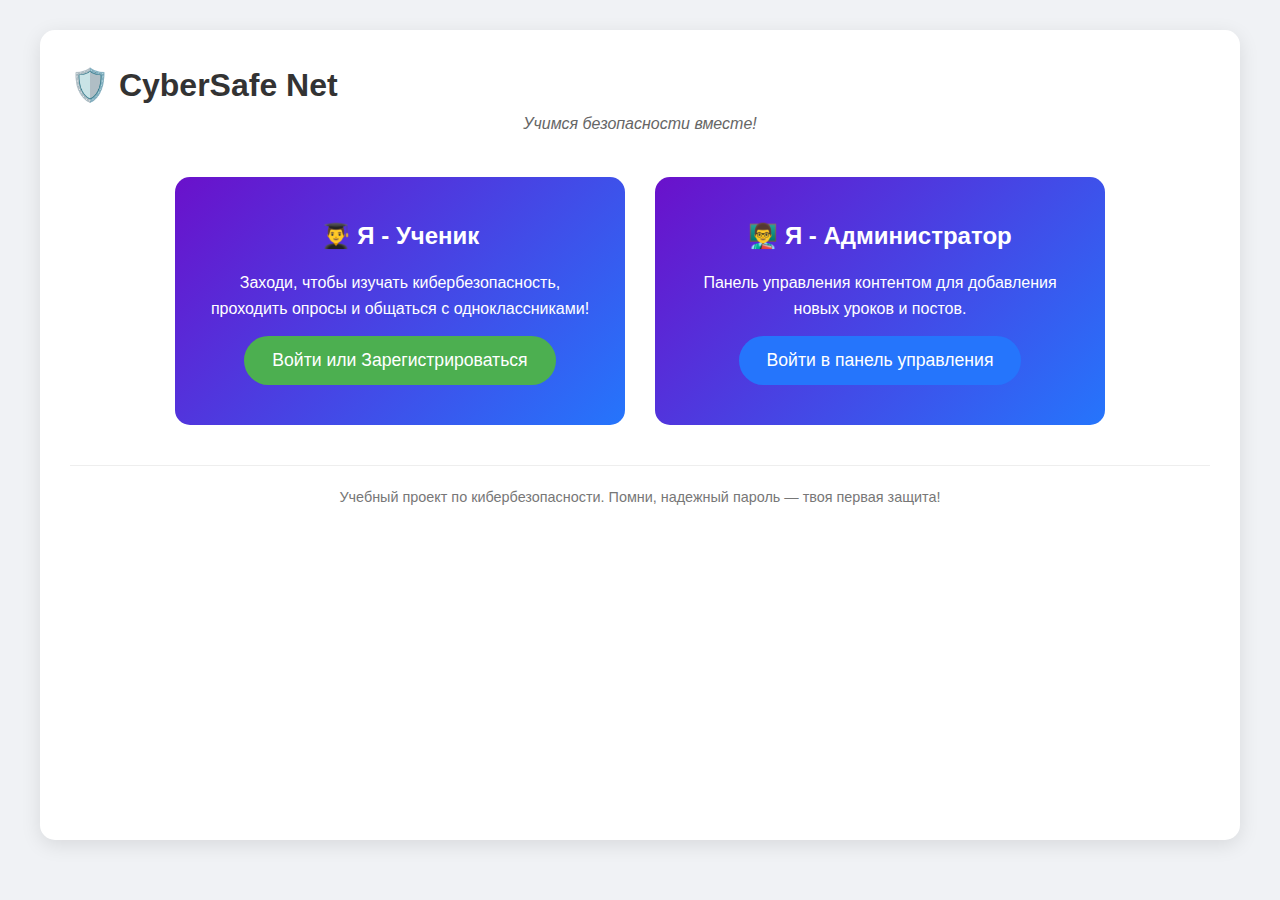
<file: index.html>
<!DOCTYPE html>
<html lang="ru">
<head>
    <meta charset="UTF-8">
    <meta name="viewport" content="width=device-width, initial-scale=1.0">
    <title>Кибербезопасность - Социальная сеть</title>
    <link rel="stylesheet" href="style.css">
</head>
<body class="index-page">
    <div class="container">
        <header>
            <h1>🛡️ CyberSafe Net</h1>
            <p class="tagline">Учимся безопасности вместе!</p>
        </header>

        <main class="auth-choices">
            <div class="choice-card" onclick="window.location.href='login_student_choice.html'">
    <h2>👨‍🎓 Я - Ученик</h2>
    <p>Заходи, чтобы изучать кибербезопасность, проходить опросы и общаться с одноклассниками!</p>
    <button class="btn">Войти или Зарегистрироваться</button>
</div>

            <div class="choice-card" onclick="window.location.href='login_admin.html'">
                <h2>👨‍🏫 Я - Администратор</h2>
                <p>Панель управления контентом для добавления новых уроков и постов.</p>
                <button class="btn btn-admin">Войти в панель управления</button>
            </div>
        </main>

        <footer>
            <p>Учебный проект по кибербезопасности. Помни, надежный пароль — твоя первая защита!</p>
        </footer>
    </div>
</body>
</html>
</file>
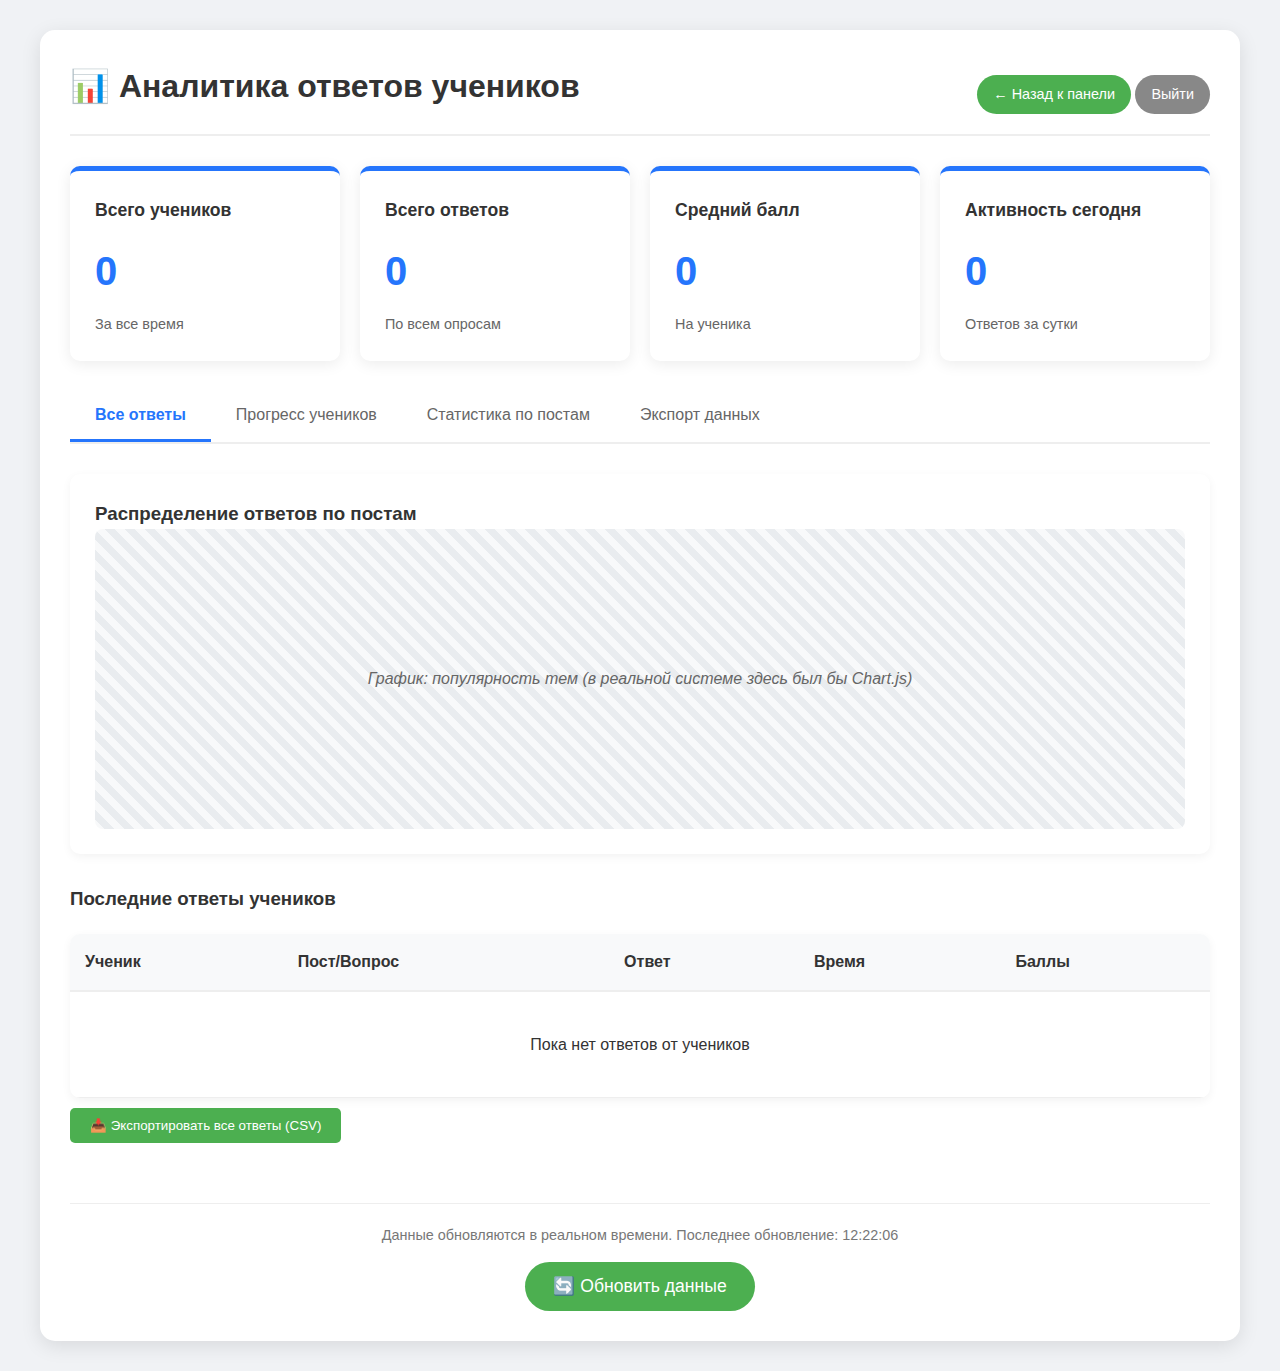
<file: admin_analytics.html>
<!DOCTYPE html>
<html lang="ru">
<head>
    <meta charset="UTF-8">
    <meta name="viewport" content="width=device-width, initial-scale=1.0">
    <title>Аналитика ответов - CyberSafe Net</title>
    <link rel="stylesheet" href="style.css">
    <style>
        .analytics-container {
            max-width: 1200px;
        }
        
        .stats-cards {
            display: grid;
            grid-template-columns: repeat(auto-fit, minmax(250px, 1fr));
            gap: 20px;
            margin: 30px 0;
        }
        
        .stat-card {
            background: white;
            border-radius: 10px;
            padding: 25px;
            box-shadow: 0 3px 15px rgba(0,0,0,0.08);
            border-top: 5px solid #2575fc;
        }
        
        .stat-card h3 {
            margin-bottom: 15px;
            color: #333;
            font-size: 1.1rem;
        }
        
        .stat-number {
            font-size: 2.5rem;
            font-weight: bold;
            color: #2575fc;
            margin: 10px 0;
        }
        
        .stat-change {
            font-size: 0.9rem;
            color: #666;
        }
        
        .positive { color: #4CAF50; }
        .negative { color: #f44336; }
        
        .tabs {
            display: flex;
            border-bottom: 2px solid #eee;
            margin-bottom: 30px;
        }
        
        .tab {
            padding: 15px 25px;
            cursor: pointer;
            border: none;
            background: none;
            font-size: 1rem;
            color: #666;
            border-bottom: 3px solid transparent;
            transition: all 0.3s;
        }
        
        .tab.active {
            color: #2575fc;
            border-bottom-color: #2575fc;
            font-weight: bold;
        }
        
        .tab-content {
            display: none;
            animation: fadeIn 0.5s;
        }
        
        .tab-content.active {
            display: block;
        }
        
        @keyframes fadeIn {
            from { opacity: 0; }
            to { opacity: 1; }
        }
        
        .answers-table {
            width: 100%;
            border-collapse: collapse;
            margin-top: 20px;
            background: white;
            border-radius: 10px;
            overflow: hidden;
            box-shadow: 0 3px 10px rgba(0,0,0,0.05);
        }
        
        .answers-table th {
            background-color: #f8f9fa;
            padding: 15px;
            text-align: left;
            font-weight: 600;
            color: #333;
            border-bottom: 2px solid #eee;
        }
        
        .answers-table td {
            padding: 15px;
            border-bottom: 1px solid #eee;
        }
        
        .answers-table tr:hover {
            background-color: #f5f9ff;
        }
        
        .user-progress-bar {
            background-color: #e9ecef;
            height: 10px;
            border-radius: 5px;
            margin: 10px 0;
            overflow: hidden;
        }
        
        .user-progress-fill {
            height: 100%;
            background: linear-gradient(90deg, #4CAF50, #8BC34A);
            border-radius: 5px;
            transition: width 0.5s;
        }
        
        .chart-container {
            background: white;
            padding: 25px;
            border-radius: 10px;
            box-shadow: 0 3px 10px rgba(0,0,0,0.05);
            margin-bottom: 30px;
        }
        
        .chart-placeholder {
            height: 300px;
            background: linear-gradient(45deg, #f8f9fa 25%, #e9ecef 25%, #e9ecef 50%, #f8f9fa 50%, #f8f9fa 75%, #e9ecef 75%, #e9ecef);
            background-size: 20px 20px;
            border-radius: 8px;
            display: flex;
            align-items: center;
            justify-content: center;
            color: #666;
            font-style: italic;
        }
        
        .export-btn {
            background-color: #4CAF50;
            color: white;
            border: none;
            padding: 10px 20px;
            border-radius: 5px;
            cursor: pointer;
            display: inline-flex;
            align-items: center;
            gap: 8px;
            margin: 10px 0;
        }
        
        .answer-correct {
            color: #4CAF50;
            font-weight: bold;
        }
        
        .answer-incorrect {
            color: #f44336;
        }
    </style>
</head>
<body>
    <div class="container analytics-container">
        <header class="admin-header">
            <h1>📊 Аналитика ответов учеников</h1>
            <nav>
                <a href="admin_panel.html" class="btn btn-small">← Назад к панели</a>
                <a href="index.html" class="btn btn-small btn-logout">Выйти</a>
            </nav>
        </header>
        
        <div class="stats-cards">
            <div class="stat-card">
                <h3>Всего учеников</h3>
                <div class="stat-number" id="totalStudents">0</div>
                <p class="stat-change">За все время</p>
            </div>
            <div class="stat-card">
                <h3>Всего ответов</h3>
                <div class="stat-number" id="totalAnswers">0</div>
                <p class="stat-change">По всем опросам</p>
            </div>
            <div class="stat-card">
                <h3>Средний балл</h3>
                <div class="stat-number" id="avgPoints">0</div>
                <p class="stat-change">На ученика</p>
            </div>
            <div class="stat-card">
                <h3>Активность сегодня</h3>
                <div class="stat-number" id="todayActivity">0</div>
                <p class="stat-change">Ответов за сутки</p>
            </div>
        </div>
        
        <div class="tabs">
            <button class="tab active" onclick="switchTab('answers')">Все ответы</button>
            <button class="tab" onclick="switchTab('progress')">Прогресс учеников</button>
            <button class="tab" onclick="switchTab('posts')">Статистика по постам</button>
            <button class="tab" onclick="switchTab('export')">Экспорт данных</button>
        </div>
        
        <!-- Вкладка: Все ответы -->
        <div id="tab-answers" class="tab-content active">
            <div class="chart-container">
                <h3>Распределение ответов по постам</h3>
                <div class="chart-placeholder">
                    График: популярность тем (в реальной системе здесь был бы Chart.js)
                </div>
            </div>
            
            <h3>Последние ответы учеников</h3>
            <table class="answers-table" id="answersTable">
                <thead>
                    <tr>
                        <th>Ученик</th>
                        <th>Пост/Вопрос</th>
                        <th>Ответ</th>
                        <th>Время</th>
                        <th>Баллы</th>
                    </tr>
                </thead>
                <tbody id="answersTableBody">
                    <!-- Ответы будут загружены через JS -->
                </tbody>
            </table>
            <button class="export-btn" onclick="exportToCSV('answers')">
                📥 Экспортировать все ответы (CSV)
            </button>
        </div>
        
        <!-- Вкладка: Прогресс учеников -->
        <div id="tab-progress" class="tab-content">
            <h3>Рейтинг учеников по активности</h3>
            <div id="studentsProgress">
                <!-- Прогресс будет загружен через JS -->
            </div>
            <button class="export-btn" onclick="exportToCSV('progress')">
                📥 Экспортировать прогресс (CSV)
            </button>
        </div>
        
        <!-- Вкладка: Статистика по постам -->
        <div id="tab-posts" class="tab-content">
            <h3>Эффективность обучающих постов</h3>
            <div id="postsStats">
                <!-- Статистика по постам будет загружена через JS -->
            </div>
        </div>
        
        <!-- Вкладка: Экспорт данных -->
        <div id="tab-export" class="tab-content">
            <h3>Экспорт данных для анализа</h3>
            <div class="chart-container">
                <p>Вы можете экспортировать данные для дальнейшего анализа в Excel или других программах.</p>
                
                <div style="display: grid; grid-template-columns: repeat(auto-fit, minmax(300px, 1fr)); gap: 20px; margin: 30px 0;">
                    <div class="export-option">
                        <h4>📊 Все данные</h4>
                        <p>Полный дамп всех ответов, пользователей и прогресса.</p>
                        <button class="export-btn" onclick="exportAllData()">
                            📥 Экспортировать все (JSON)
                        </button>
                    </div>
                    
                    <div class="export-option">
                        <h4>📈 Статистика</h4>
                        <p>Сводная статистика по активности и прогрессу.</p>
                        <button class="export-btn" onclick="generateReport()">
                            📄 Создать отчет (HTML)
                        </button>
                    </div>
                    
                    <div class="export-option">
                        <h4>👨‍🎓 Данные учеников</h4>
                        <p>Анонимизированные данные для анализа обучения.</p>
                        <button class="export-btn" onclick="exportAnonymizedData()">
                            🛡️ Экспорт без имен (CSV)
                        </button>
                    </div>
                </div>
                
                <div id="exportResult" style="margin-top: 30px; padding: 20px; background: #f8f9fa; border-radius: 8px; display: none;">
                    <!-- Результат экспорта появится здесь -->
                </div>
            </div>
        </div>
        
        <footer style="margin-top: 50px;">
            <p>Данные обновляются в реальном времени. Последнее обновление: <span id="lastUpdate">--:--:--</span></p>
            <button class="btn" onclick="refreshAnalytics()">🔄 Обновить данные</button>
        </footer>
    </div>
    
    <script>
        // Функция переключения вкладок
        function switchTab(tabName) {
            // Убираем активный класс со всех вкладок и контента
            document.querySelectorAll('.tab').forEach(tab => tab.classList.remove('active'));
            document.querySelectorAll('.tab-content').forEach(content => content.classList.remove('active'));
            
            // Добавляем активный класс выбранной вкладке и контенту
            document.querySelector(`.tab[onclick*="${tabName}"]`).classList.add('active');
            document.getElementById(`tab-${tabName}`).classList.add('active');
            
            // Загружаем данные для выбранной вкладки
            loadTabData(tabName);
        }
        
        // Функция загрузки данных для вкладки
        function loadTabData(tabName) {
            switch(tabName) {
                case 'answers':
                    loadAnswersTable();
                    break;
                case 'progress':
                    loadStudentsProgress();
                    break;
                case 'posts':
                    loadPostsStats();
                    break;
                case 'export':
                    // Ничего не грузим заранее
                    break;
            }
        }
        
        // Загрузка таблицы ответов
        function loadAnswersTable() {
            const answers = JSON.parse(localStorage.getItem('studentAnswers')) || [];
            const tbody = document.getElementById('answersTableBody');
            
            if (answers.length === 0) {
                tbody.innerHTML = '<tr><td colspan="5" style="text-align: center; padding: 40px;">Пока нет ответов от учеников</td></tr>';
                return;
            }
            
            // Сортируем по времени (новые сверху)
            answers.sort((a, b) => new Date(b.timestamp) - new Date(a.timestamp));
            
            let html = '';
            answers.forEach(answer => {
                const time = new Date(answer.timestamp).toLocaleString('ru-RU');
                html += `
                <tr>
                    <td><strong>${answer.userId}</strong></td>
                    <td>${answer.postTitle || answer.postId}</td>
                    <td>${answer.answerText}</td>
                    <td><small>${time}</small></td>
                    <td><span class="answer-correct">+10</span></td>
                </tr>
                `;
            });
            
            tbody.innerHTML = html;
        }
        
        // Загрузка прогресса учеников
        function loadStudentsProgress() {
            const progress = JSON.parse(localStorage.getItem('userProgress')) || {};
            const container = document.getElementById('studentsProgress');
            
            const users = Object.entries(progress)
                .filter(([user]) => user !== 'Администратор' && user !== 'admin')
                .sort((a, b) => b[1].points - a[1].points);
            
            if (users.length === 0) {
                container.innerHTML = '<div class="chart-container"><p>Пока нет данных о прогрессе учеников</p></div>';
                return;
            }
            
            let html = '<div class="chart-container">';
            const maxPoints = Math.max(...users.map(u => u[1].points));
            
            users.forEach(([user, data]) => {
                const percentage = maxPoints > 0 ? (data.points / maxPoints * 100) : 0;
                const lastActive = new Date(data.lastActive).toLocaleDateString('ru-RU');
                
                html += `
                <div style="margin-bottom: 25px;">
                    <div style="display: flex; justify-content: space-between; margin-bottom: 8px;">
                        <span><strong>${user}</strong></span>
                        <span>${data.points} баллов • ${data.answersCount} ответов</span>
                    </div>
                    <div class="user-progress-bar">
                        <div class="user-progress-fill" style="width: ${percentage}%"></div>
                    </div>
                    <div style="display: flex; justify-content: space-between; font-size: 0.9rem; color: #666; margin-top: 5px;">
                        <span>Последняя активность: ${lastActive}</span>
                        <span>${percentage.toFixed(1)}% от максимума</span>
                    </div>
                </div>
                `;
            });
            
            html += '</div>';
            container.innerHTML = html;
        }
        
        // Загрузка статистики по постам
        function loadPostsStats() {
            const answers = JSON.parse(localStorage.getItem('studentAnswers')) || [];
            const posts = JSON.parse(localStorage.getItem('cyberPosts')) || [];
            const container = document.getElementById('postsStats');
            
            // Группируем ответы по постам
            const postStats = {};
            
            answers.forEach(answer => {
                if (!postStats[answer.postId]) {
                    postStats[answer.postId] = {
                        count: 0,
                        answers: {},
                        postTitle: answer.postTitle
                    };
                }
                postStats[answer.postId].count++;
                
                // Считаем варианты ответов
                const key = answer.answerIndex;
                postStats[answer.postId].answers[key] = (postStats[answer.postId].answers[key] || 0) + 1;
            });
            
            if (Object.keys(postStats).length === 0) {
                container.innerHTML = '<div class="chart-container"><p>Нет данных по ответам на посты</p></div>';
                return;
            }
            
            let html = '<div style="display: grid; gap: 20px;">';
            
            Object.entries(postStats).forEach(([postId, stats]) => {
                const total = stats.count;
                html += `
                <div class="chart-container">
                    <h4>${stats.postTitle || postId}</h4>
                    <p><strong>Всего ответов:</strong> ${total}</p>
                `;
                
                // Показываем распределение ответов
                if (Object.keys(stats.answers).length > 0) {
                    html += '<p><strong>Распределение:</strong></p><ul>';
                    Object.entries(stats.answers).forEach(([answerKey, count]) => {
                        const percentage = (count / total * 100).toFixed(1);
                        html += `<li>Вариант ${answerKey}: ${count} (${percentage}%)</li>`;
                    });
                    html += '</ul>';
                }
                
                html += '</div>';
            });
            
            // Добавляем статические посты
            const staticPosts = [
                { id: 'post1', title: 'Как распознать фейковую новость?' }
            ];
            
            staticPosts.forEach(post => {
                if (!postStats[post.id]) {
                    html += `
                    <div class="chart-container">
                        <h4>${post.title}</h4>
                        <p><strong>Всего ответов:</strong> 0 (пока никто не ответил)</p>
                    </div>
                    `;
                }
            });
            
            html += '</div>';
            container.innerHTML = html;
        }
        
        // Обновление общей статистики
        function updateGeneralStats() {
            const progress = JSON.parse(localStorage.getItem('userProgress')) || {};
            const answers = JSON.parse(localStorage.getItem('studentAnswers')) || [];
            
            // Ученики (исключаем админа)
            const students = Object.keys(progress).filter(user => 
                user !== 'Администратор' && user !== 'admin'
            );
            
            // Активность сегодня
            const today = new Date().toDateString();
            const todayAnswers = answers.filter(a => 
                new Date(a.timestamp).toDateString() === today
            );
            
            // Средний балл
            const totalPoints = students.reduce((sum, user) => sum + (progress[user]?.points || 0), 0);
            const avgPoints = students.length > 0 ? Math.round(totalPoints / students.length) : 0;
            
            // Обновляем DOM
            document.getElementById('totalStudents').textContent = students.length;
            document.getElementById('totalAnswers').textContent = answers.length;
            document.getElementById('avgPoints').textContent = avgPoints;
            document.getElementById('todayActivity').textContent = todayAnswers.length;
            document.getElementById('lastUpdate').textContent = new Date().toLocaleTimeString('ru-RU');
        }
        
        // Экспорт в CSV
        function exportToCSV(type) {
            let csvContent = "data:text/csv;charset=utf-8,";
            
            if (type === 'answers') {
                const answers = JSON.parse(localStorage.getItem('studentAnswers')) || [];
                csvContent += "Ученик,Пост,Ответ,Время\n";
                answers.forEach(answer => {
                    const row = [
                        `"${answer.userId}"`,
                        `"${answer.postTitle || answer.postId}"`,
                        `"${answer.answerText}"`,
                        new Date(answer.timestamp).toLocaleString('ru-RU')
                    ].join(',');
                    csvContent += row + "\n";
                });
            } else if (type === 'progress') {
                const progress = JSON.parse(localStorage.getItem('userProgress')) || {};
                csvContent += "Ученик,Баллы,Ответов,Последняя активность\n";
                Object.entries(progress).forEach(([user, data]) => {
                    if (user !== 'Администратор' && user !== 'admin') {
                        const row = [
                            `"${user}"`,
                            data.points,
                            data.answersCount,
                            new Date(data.lastActive).toLocaleDateString('ru-RU')
                        ].join(',');
                        csvContent += row + "\n";
                    }
                });
            }
            
            const encodedUri = encodeURI(csvContent);
            const link = document.createElement("a");
            link.setAttribute("href", encodedUri);
            link.setAttribute("download", `cyber_${type}_${new Date().toISOString().split('T')[0]}.csv`);
            document.body.appendChild(link);
            link.click();
            document.body.removeChild(link);
        }
        
        // Экспорт всех данных
        function exportAllData() {
            const allData = {
                answers: JSON.parse(localStorage.getItem('studentAnswers')) || [],
                progress: JSON.parse(localStorage.getItem('userProgress')) || {},
                posts: JSON.parse(localStorage.getItem('cyberPosts')) || [],
                exportedAt: new Date().toISOString()
            };
            
            const dataStr = JSON.stringify(allData, null, 2);
            const dataUri = 'data:application/json;charset=utf-8,'+ encodeURIComponent(dataStr);
            
            const exportFileDefaultName = `cyber_data_${new Date().toISOString().split('T')[0]}.json`;
            
            const linkElement = document.createElement('a');
            linkElement.setAttribute('href', dataUri);
            linkElement.setAttribute('download', exportFileDefaultName);
            linkElement.click();
            
            showExportResult('✅ Все данные успешно экспортированы в JSON!');
        }
        
        // Генерация HTML отчета
        function generateReport() {
            const progress = JSON.parse(localStorage.getItem('userProgress')) || {};
            const answers = JSON.parse(localStorage.getItem('studentAnswers')) || [];
            
            const report = `
            <!DOCTYPE html>
            <html>
            <head>
                <title>Отчет CyberSafe Net</title>
                <style>
                    body { font-family: Arial; margin: 40px; }
                    h1 { color: #2575fc; }
                    .stat { background: #f8f9fa; padding: 20px; border-radius: 10px; margin: 20px 0; }
                </style>
            </head>
            <body>
                <h1>Отчет по активности учеников</h1>
                <p>Сгенерировано: ${new Date().toLocaleString('ru-RU')}</p>
                
                <div class="stat">
                    <h3>Общая статистика</h3>
                    <p>Всего учеников: ${Object.keys(progress).filter(u => u !== 'Администратор' && u !== 'admin').length}</p>
                    <p>Всего ответов: ${answers.length}</p>
                </div>
                
                <h3>Топ учеников</h3>
                <ul>
            `;
            
            // Сортируем учеников по баллам
            const topStudents = Object.entries(progress)
                .filter(([user]) => user !== 'Администратор' && user !== 'admin')
                .sort((a, b) => b[1].points - a[1].points)
                .slice(0, 5);
            
            topStudents.forEach(([user, data]) => {
                report += `<li>${user}: ${data.points} баллов (${data.answersCount} ответов)</li>`;
            });
            
            report += `
                </ul>
                <p><small>Это автоматически сгенерированный отчет.</small></p>
            </body>
            </html>
            `;
            
            // Открываем отчет в новом окне
            const win = window.open();
            win.document.write(report);
            win.document.close();
            
            showExportResult('📄 HTML отчет сгенерирован и открыт в новом окне!');
        }
        
        // Показать результат экспорта
        function showExportResult(message) {
            const resultDiv = document.getElementById('exportResult');
            resultDiv.innerHTML = `<p style="color: #4CAF50;">${message}</p>`;
            resultDiv.style.display = 'block';
            
            setTimeout(() => {
                resultDiv.style.display = 'none';
            }, 5000);
        }
        
        // Обновление аналитики
        function refreshAnalytics() {
            updateGeneralStats();
            const activeTab = document.querySelector('.tab.active').getAttribute('onclick');
            const tabName = activeTab.match(/switchTab\('(.+)'\)/)[1];
            loadTabData(tabName);
            
            // Показываем уведомление
            const notification = document.createElement('div');
            notification.textContent = 'Данные обновлены!';
            notification.style.cssText = 'position: fixed; top: 20px; left: 50%; transform: translateX(-50%); background: #4CAF50; color: white; padding: 10px 20px; border-radius: 5px; z-index: 1000;';
            document.body.appendChild(notification);
            
            setTimeout(() => notification.remove(), 2000);
        }
        
        // Инициализация при загрузке страницы
        document.addEventListener('DOMContentLoaded', function() {
            updateGeneralStats();
            loadAnswersTable();
            
            // Автоматическое обновление каждые 30 секунд
            setInterval(updateGeneralStats, 30000);
        });
    </script>
</body>
</html>
</file>
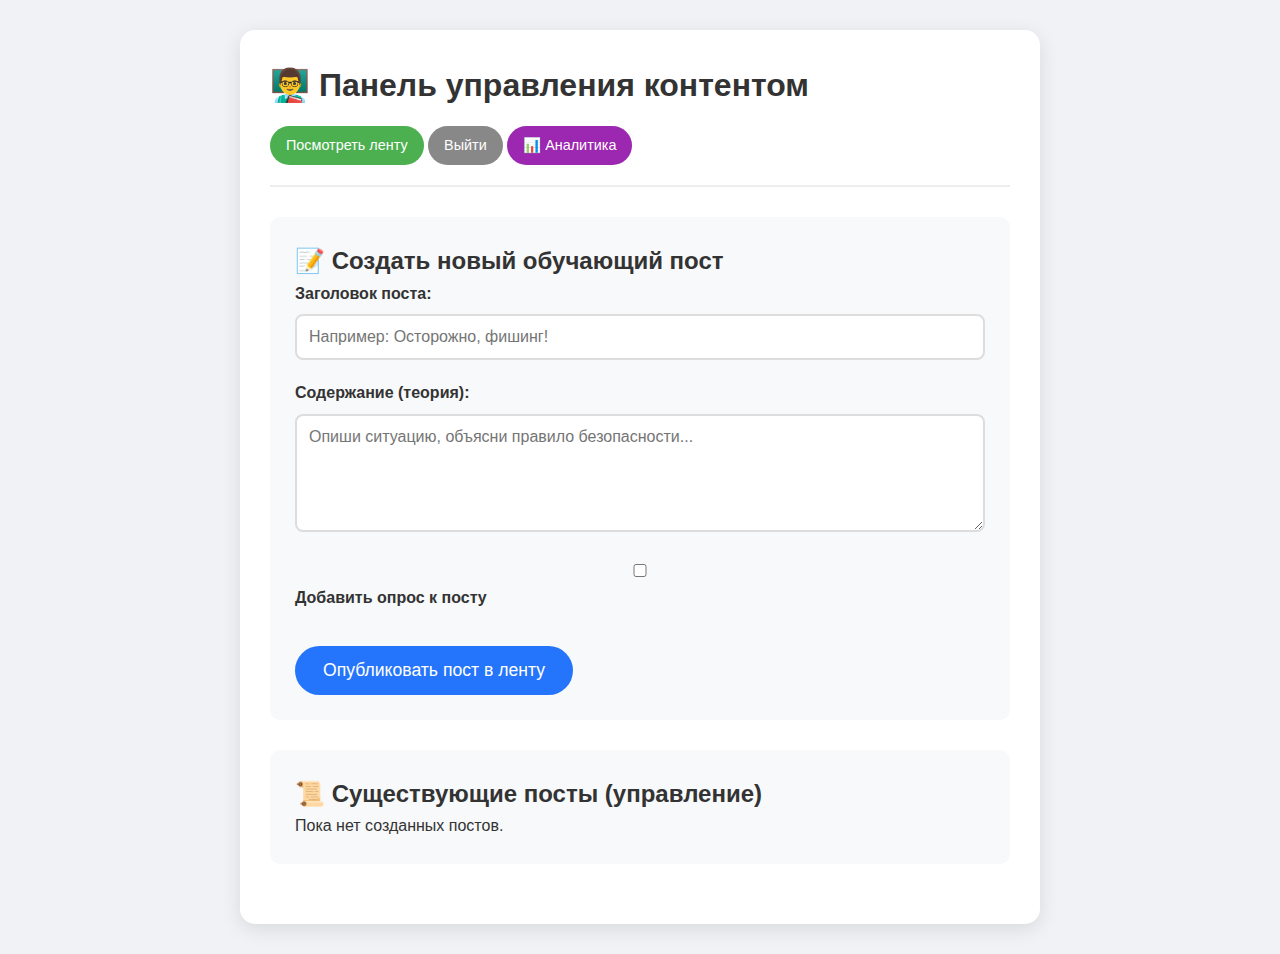
<file: admin_panel.html>
<!DOCTYPE html>
<html lang="ru">
<head>
    <meta charset="UTF-8">
    <meta name="viewport" content="width=device-width, initial-scale=1.0">
    <title>Панель администратора - CyberSafe Net</title>
    <link rel="stylesheet" href="style.css">
	
</head>
<body>
    <div class="container admin-container">
        <header class="admin-header">
            <h1>👨‍🏫 Панель управления контентом</h1>
            <nav>
                <a href="feed.html" class="btn btn-small">Посмотреть ленту</a>
                <a href="index.html" class="btn btn-small btn-logout">Выйти</a>
				<!-- В секцию с навигацией (в header) добавь: -->
<a href="admin_analytics.html" class="btn btn-small" style="background-color: #9C27B0;">📊 Аналитика</a>
            </nav>
        </header>

        <main>
            <section class="admin-form">
                <h2>📝 Создать новый обучающий пост</h2>
                <form id="newPostForm" onsubmit="return createNewPost(event)">
                    <div class="form-group">
                        <label for="postTitle">Заголовок поста:</label>
                        <input type="text" id="postTitle" required placeholder="Например: Осторожно, фишинг!">
                    </div>
                    <div class="form-group">
                        <label for="postContent">Содержание (теория):</label>
                        <textarea id="postContent" rows="5" required placeholder="Опиши ситуацию, объясни правило безопасности..."></textarea>
                    </div>
                    <div class="form-group">
                        <label><input type="checkbox" id="addPoll" onchange="togglePollFields()"> Добавить опрос к посту</label>
                    </div>

                    <div id="pollFields" class="poll-fields hidden">
                        <div class="form-group">
                            <label for="pollQuestion">Вопрос опроса:</label>
                            <input type="text" id="pollQuestion" placeholder="Что бы ты сделал в этой ситуации?">
                        </div>
                        <div class="form-group">
                            <label for="pollAnswer1">Вариант ответа 1:</label>
                            <input type="text" id="pollAnswer1" placeholder="Первый вариант">
                        </div>
                        <div class="form-group">
                            <label for="pollAnswer2">Вариант ответа 2:</label>
                            <input type="text" id="pollAnswer2" placeholder="Второй вариант">
                        </div>
                        <div class="form-group">
                            <label for="pollAnswer3">Вариант ответа 3 (необязательно):</label>
                            <input type="text" id="pollAnswer3" placeholder="Третий вариант">
                        </div>
                    </div>

                    <button type="submit" class="btn btn-admin">Опубликовать пост в ленту</button>
                </form>
            </section>

            <section class="existing-posts">
                <h2>📜 Существующие посты (управление)</h2>
                <div id="postsList">
                    <!-- Список постов, созданных админом, будет здесь -->
                </div>
            </section>
        </main>
    </div>

    <script>
        // Показываем/скрываем поля для опроса
        function togglePollFields() {
            const pollFields = document.getElementById('pollFields');
            pollFields.classList.toggle('hidden');
        }

        // Функция создания нового поста
        function createNewPost(event) {
            event.preventDefault();

            const title = document.getElementById('postTitle').value;
            const content = document.getElementById('postContent').value;
            const addPoll = document.getElementById('addPoll').checked;

            // Собираем данные поста
            const newPost = {
                id: 'post-' + Date.now(), // уникальный ID
                title: title,
                content: content,
                date: new Date().toLocaleDateString('ru-RU')
            };

            // Если есть опрос, добавляем его данные
            if (addPoll) {
                newPost.poll = true;
                newPost.pollQuestion = document.getElementById('pollQuestion').value;
                newPost.pollAnswer1 = document.getElementById('pollAnswer1').value;
                newPost.pollAnswer2 = document.getElementById('pollAnswer2').value;
                newPost.pollAnswer3 = document.getElementById('pollAnswer3').value;
            }

            // Получаем существующие посты из localStorage или создаем пустой массив
            let posts = JSON.parse(localStorage.getItem('cyberPosts')) || [];
            // Добавляем новый пост в начало массива
            posts.unshift(newPost);
            // Сохраняем обратно в localStorage
            localStorage.setItem('cyberPosts', JSON.stringify(posts));

            alert('Пост успешно создан и сохранен! Он появится в ленте учеников.');
            // Очищаем форму
            document.getElementById('newPostForm').reset();
            // Перезагружаем список постов
            loadPostsList();
            return false;
        }

        // Функция загрузки списка постов для админа
        function loadPostsList() {
            const container = document.getElementById('postsList');
            const posts = JSON.parse(localStorage.getItem('cyberPosts')) || [];

            if (posts.length === 0) {
                container.innerHTML = '<p>Пока нет созданных постов.</p>';
                return;
            }

            let html = '';
            posts.forEach((post, index) => {
                html += `
                <div class="post-preview">
                    <h4>${post.title}</h4>
                    <p><small>${post.date} | ${post.poll ? '📊 С опросом' : '📝 Только текст'}</small></p>
                    <button class="btn btn-small btn-delete" onclick="deletePost(${index})">Удалить</button>
                    <hr>
                </div>
                `;
            });
            container.innerHTML = html;
        }

        // Функция удаления поста
        function deletePost(index) {
            if (confirm('Точно удалить этот пост?')) {
                let posts = JSON.parse(localStorage.getItem('cyberPosts')) || [];
                posts.splice(index, 1); // Удаляем пост по индексу
                localStorage.setItem('cyberPosts', JSON.stringify(posts));
                loadPostsList(); // Обновляем список
            }
        }

        // Загружаем список постов при загрузке страницы
        window.onload = loadPostsList;
    </script>
</body>
</html>
</file>
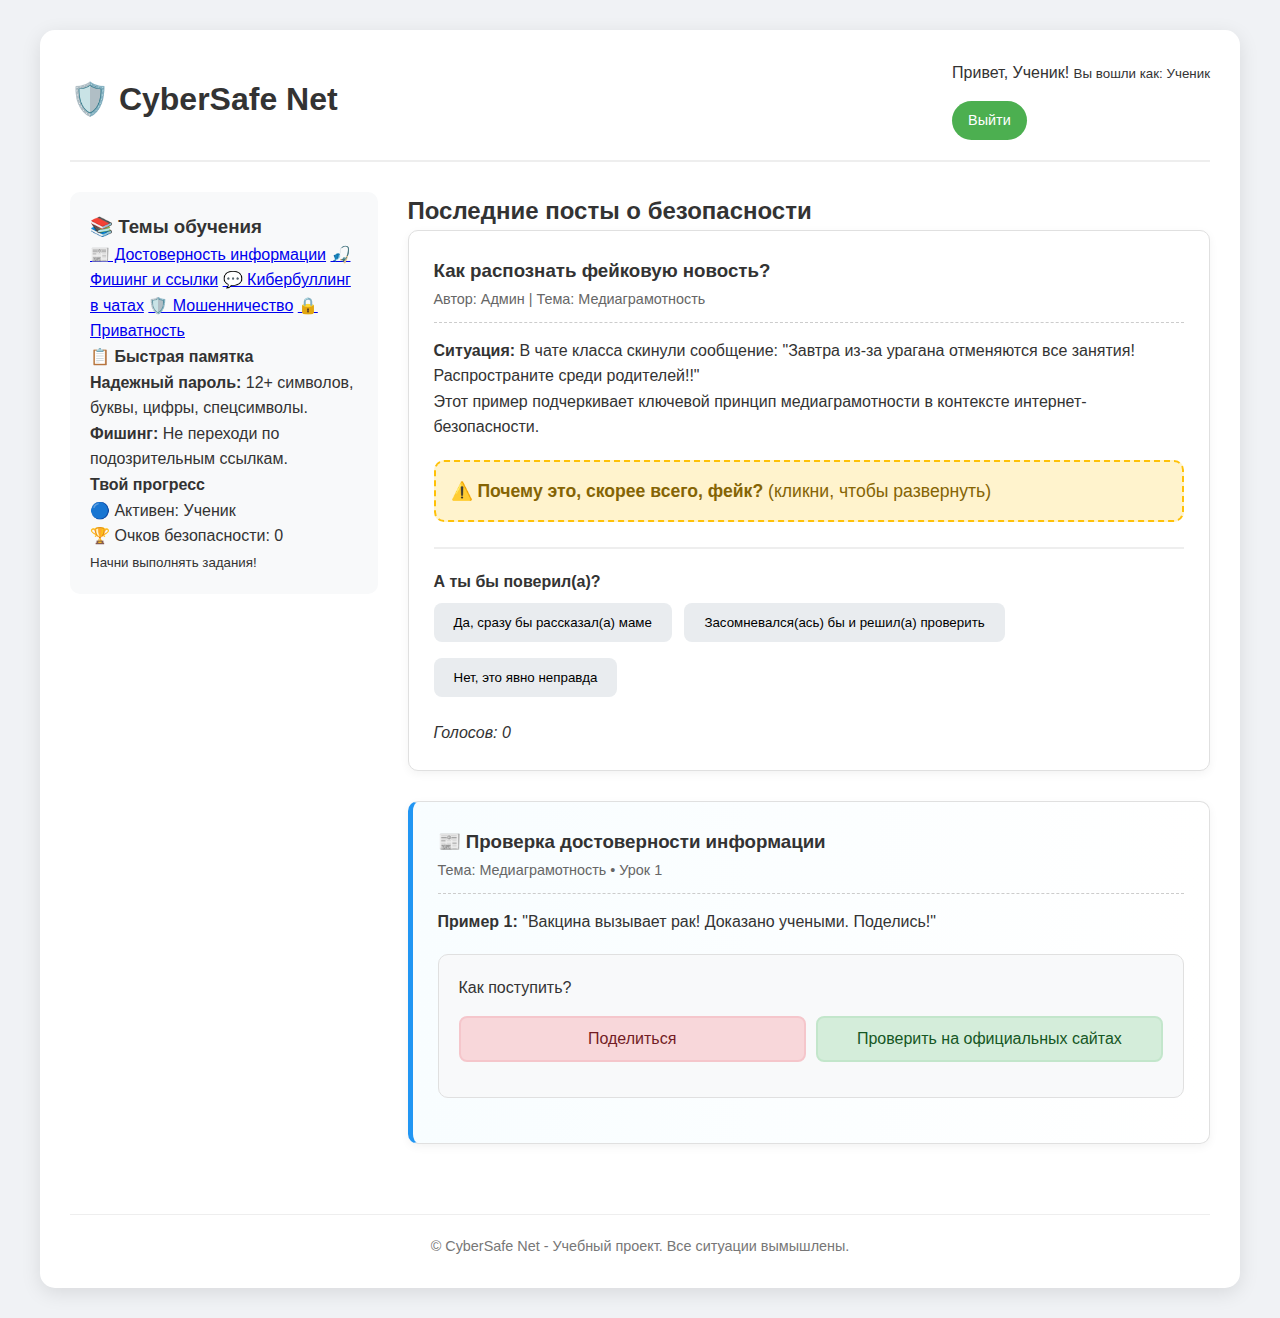
<file: feed.html>
<!DOCTYPE html>
<html lang="ru">
<head>
    <meta charset="UTF-8">
    <meta name="viewport" content="width=device-width, initial-scale=1.0">
    <title>Лента - CyberSafe Net</title>
    <link rel="stylesheet" href="style.css">
</head>
<body>
    <div class="container feed-container">
        <!-- Шапка соцсети -->
        <header class="feed-header">
            <h1>🛡️ CyberSafe Net</h1>
            <nav>
                <div class="user-status">
                    <span id="welcomeUser">Привет, Ученик!</span>
                    <small id="loginStatus">Вы вошли как: <span id="currentUsername">Ученик</span></small>
                </div>
                <a href="index.html" class="btn btn-small">Выйти</a>
            </nav>
        </header>

        <main class="feed-main">
            <!-- Единая боковая панель -->
            <aside class="sidebar">
                <h3>📚 Темы обучения</h3>
                <div class="topics-list">
                    <a href="#post-fake-news" class="topic-link">📰 Достоверность информации</a>
                    <a href="#post-phishing" class="topic-link">🎣 Фишинг и ссылки</a>
                    <a href="messages.html" class="topic-link">💬 Кибербуллинг в чатах</a>
                    <a href="#" class="topic-link" onclick="alert('Этот раздел в разработке')">🛡️ Мошенничество</a>
                    <a href="#" class="topic-link" onclick="alert('Этот раздел в разработке')">🔒 Приватность</a>
                </div>
                
                <div class="quick-guide">
                    <h4>📋 Быстрая памятка</h4>
                    <p><strong>Надежный пароль:</strong> 12+ символов, буквы, цифры, спецсимволы.</p>
                    <p><strong>Фишинг:</strong> Не переходи по подозрительным ссылкам.</p>
                </div>
                
                <div class="user-card">
                    <h4>Твой прогресс</h4>
                    <p>🔵 Активен: <span id="displayUsername">Ученик</span></p>
                    <p id="userPoints">🏆 Очков безопасности: 0</p>
                    <div class="progress-bar-small">
                        <div class="progress-fill-small" id="progressFill"></div>
                    </div>
                    <small id="progressText">Начни выполнять задания!</small>
                </div>
            </aside>

            <!-- Основная лента постов -->
            <section class="posts">
                <h2>Последние посты о безопасности</h2>

                <!-- Пост 1 -->
                <article class="post" id="post1">
                    <div class="post-header">
                        <h3>Как распознать фейковую новость?</h3>
                        <span class="post-meta">Автор: Админ | Тема: Медиаграмотность</span>
                    </div>
                    <div class="post-content">
                        <p><strong>Ситуация:</strong> В чате класса скинули сообщение: "Завтра из-за урагана отменяются все занятия! Распространите среди родителей!!"</p>
                        <p>Этот пример подчеркивает ключевой принцип медиаграмотности в контексте интернет-безопасности.</p>
                        <div class="fake-alert" onclick="this.classList.toggle('expanded')">
                            <div class="fake-alert-header">
                                <strong>⚠️ Почему это, скорее всего, фейк?</strong> (кликни, чтобы развернуть)
                            </div>
                            <div class="fake-alert-content">
                                <ol>
                                    <li><strong>Паника и срочность:</strong> Фейки часто создают ощущение чрезвычайной ситуации.</li>
                                    <li><strong>Неофициальный источник:</strong> Важные объявления приходят от директора или через школьный дневник.</li>
                                    <li><strong>Просьба распространить:</strong> Настоящие сообщения так не пишут.</li>
                                    <li><strong>Что делать?</strong> Проверить официальный сайт школы или позвонить классному руководителю.</li>
                                </ol>
                            </div>
                        </div>
                    </div>
                    <div class="post-poll">
                        <p><strong>А ты бы поверил(а)?</strong></p>
                        <button class="poll-btn" onclick="votePost1(this, 'Да, сразу бы рассказал(а) маме')">Да, сразу бы рассказал(а) маме</button>
                        <button class="poll-btn" onclick="votePost1(this, 'Засомневался(ась) бы и решил(а) проверить')">Засомневался(ась) бы и решил(а) проверить</button>
                        <button class="poll-btn" onclick="votePost1(this, 'Нет, это явно неправда')">Нет, это явно неправда</button>
                        <p class="poll-result">Голосов: <span id="votes-post1">0</span></p>
                    </div>
                </article>

                <!-- Обучающие посты -->
                <article class="post lesson-post" id="post-fake-news">
                    <div class="post-header">
                        <h3>📰 Проверка достоверности информации</h3>
                        <span class="post-meta">Тема: Медиаграмотность • Урок 1</span>
                    </div>
                    <div class="post-content">
                        <p><strong>Пример 1:</strong> "Вакцина вызывает рак! Доказано учеными. Поделись!"</p>
                        <div class="interactive-task">
                            <p>Как поступить?</p>
                            <div class="task-options">
                                <button class="task-btn wrong" onclick="checkAnswer(this, false, 'Поделиться без проверки — это распространение фейка!')">
                                    Поделиться
                                </button>
                                <button class="task-btn correct" onclick="checkAnswer(this, true, 'Правильно! Проверь на сайтах WHO или Роскомнадзора')">
                                    Проверить на официальных сайтах
                                </button>
                            </div>
                            <div class="task-feedback"></div>
                        </div>
                    </div>
                </article>

                <div id="adminPostsContainer">
                    <!-- Посты админа -->
                </div>
            </section>
        </main>

        <footer>
            <p>© CyberSafe Net - Учебный проект. Все ситуации вымышлены.</p>
        </footer>
    </div>

    <script>
        // Инициализация
        document.addEventListener('DOMContentLoaded', function() {
            const currentUser = localStorage.getItem('currentUser') || 'Ученик';
            
            // Обновляем информацию о пользователе
            document.getElementById('welcomeUser').textContent = `Привет, ${currentUser}!`;
            document.getElementById('displayUsername').textContent = currentUser;
            document.getElementById('currentUsername').textContent = currentUser;
            
            // Загружаем прогресс
            updateProgressDisplay();
            
            // Загружаем посты админа
            loadAdminPosts();
        });
        
        // Функция голосования для поста 1
        function votePost1(button, answer) {
            const pollResult = document.getElementById('votes-post1');
            let currentVotes = parseInt(pollResult.textContent);
            pollResult.textContent = currentVotes + 1;
            
            // Деактивируем все кнопки
            const allButtons = button.parentElement.querySelectorAll('.poll-btn');
            allButtons.forEach(btn => {
                btn.disabled = true;
                btn.style.opacity = '0.6';
            });
            
            // Подсвечиваем выбранную кнопку
            button.style.backgroundColor = '#4CAF50';
            button.style.color = 'white';
            
            // Сохраняем ответ
            saveStudentAnswer('post1', 'vote', answer);
            
            // Добавляем баллы
            addPoints(10, 'Участие в опросе');
        }
        
        // Проверка ответов в заданиях
        function checkAnswer(button, isCorrect, message) {
            const feedbackDiv = button.closest('.interactive-task').querySelector('.task-feedback');
            
            if (isCorrect) {
                feedbackDiv.style.backgroundColor = '#d4edda';
                feedbackDiv.style.color = '#155724';
                feedbackDiv.innerHTML = `<strong>✅ Правильно!</strong><br>${message}<br><small>+10 баллов</small>`;
                addPoints(10, 'Правильный ответ');
            } else {
                feedbackDiv.style.backgroundColor = '#f8d7da';
                feedbackDiv.style.color = '#721c24';
                feedbackDiv.innerHTML = `<strong>❌ Не совсем</strong><br>${message}`;
                
                // Показываем правильный ответ
                const correctBtn = button.parentElement.querySelector('.task-btn.correct');
                if (correctBtn) {
                    correctBtn.style.backgroundColor = '#4CAF50';
                    correctBtn.style.color = 'white';
                }
            }
            
            feedbackDiv.style.display = 'block';
            
            // Деактивируем кнопки
            const allButtons = button.parentElement.querySelectorAll('.task-btn');
            allButtons.forEach(btn => {
                btn.disabled = true;
                btn.style.opacity = '0.6';
            });
            
            // Сохраняем ответ
            saveStudentAnswer('fake-news', 'task', button.textContent.trim());
        }
        
        // Добавление баллов
        function addPoints(points, reason) {
            const currentUser = localStorage.getItem('currentUser');
            if (!currentUser) return;
            
            let userProgress = JSON.parse(localStorage.getItem('userProgress')) || {};
            if (!userProgress[currentUser]) {
                userProgress[currentUser] = { points: 0, answersCount: 0 };
            }
            
            userProgress[currentUser].points += points;
            userProgress[currentUser].answersCount += 1;
            localStorage.setItem('userProgress', JSON.stringify(userProgress));
            
            // Обновляем отображение
            updateProgressDisplay();
            
            // Показываем уведомление
            showNotification(`+${points} баллов! ${reason}`);
        }
        
        // Сохранение ответа
        function saveStudentAnswer(lessonId, type, answer) {
            const answerData = {
                lessonId: lessonId,
                type: type,
                answer: answer,
                student: localStorage.getItem('currentUser') || 'Аноним',
                timestamp: new Date().toISOString()
            };
            
            let answers = JSON.parse(localStorage.getItem('studentAnswers')) || [];
            answers.push(answerData);
            localStorage.setItem('studentAnswers', JSON.stringify(answers));
        }
        
        // Обновление отображения прогресса
        function updateProgressDisplay() {
            const currentUser = localStorage.getItem('currentUser');
            if (!currentUser) return;
            
            const progress = JSON.parse(localStorage.getItem('userProgress')) || {};
            const userData = progress[currentUser];
            
            if (userData) {
                document.getElementById('userPoints').textContent = `🏆 Очков безопасности: ${userData.points}`;
                
                // Обновляем прогресс-бар
                const maxPoints = 100; // Максимум для отображения
                const percentage = Math.min((userData.points / maxPoints) * 100, 100);
                document.getElementById('progressFill').style.width = `${percentage}%`;
                
                if (userData.points > 0) {
                    document.getElementById('progressText').textContent = `${percentage.toFixed(0)}% выполнено`;
                }
            }
        }
        
        // Показ уведомления
        function showNotification(message) {
            const notification = document.createElement('div');
            notification.style.cssText = `
                position: fixed;
                top: 20px;
                right: 20px;
                background: #4CAF50;
                color: white;
                padding: 15px;
                border-radius: 8px;
                box-shadow: 0 3px 10px rgba(0,0,0,0.2);
                z-index: 1000;
                animation: slideInRight 0.3s;
            `;
            notification.textContent = message;
            document.body.appendChild(notification);
            
            setTimeout(() => notification.remove(), 3000);
        }
        
        // Загрузка постов админа
        function loadAdminPosts() {
            const container = document.getElementById('adminPostsContainer');
            const posts = JSON.parse(localStorage.getItem('cyberPosts')) || [];
            
            posts.forEach(post => {
                const postElement = document.createElement('article');
                postElement.className = 'post';
                postElement.innerHTML = `
                    <div class="post-header">
                        <h3>${post.title}</h3>
                        <span class="post-meta">Автор: Администратор | ${post.date}</span>
                    </div>
                    <div class="post-content">
                        <p>${post.content}</p>
                    </div>
                `;
                container.appendChild(postElement);
            });
        }
        
        // Добавляем стиль для анимации
        const style = document.createElement('style');
        style.textContent = `
            @keyframes slideInRight {
                from { transform: translateX(100%); opacity: 0; }
                to { transform: translateX(0); opacity: 1; }
            }
        `;
        document.head.appendChild(style);
    </script>
</body>
</html>
</file>
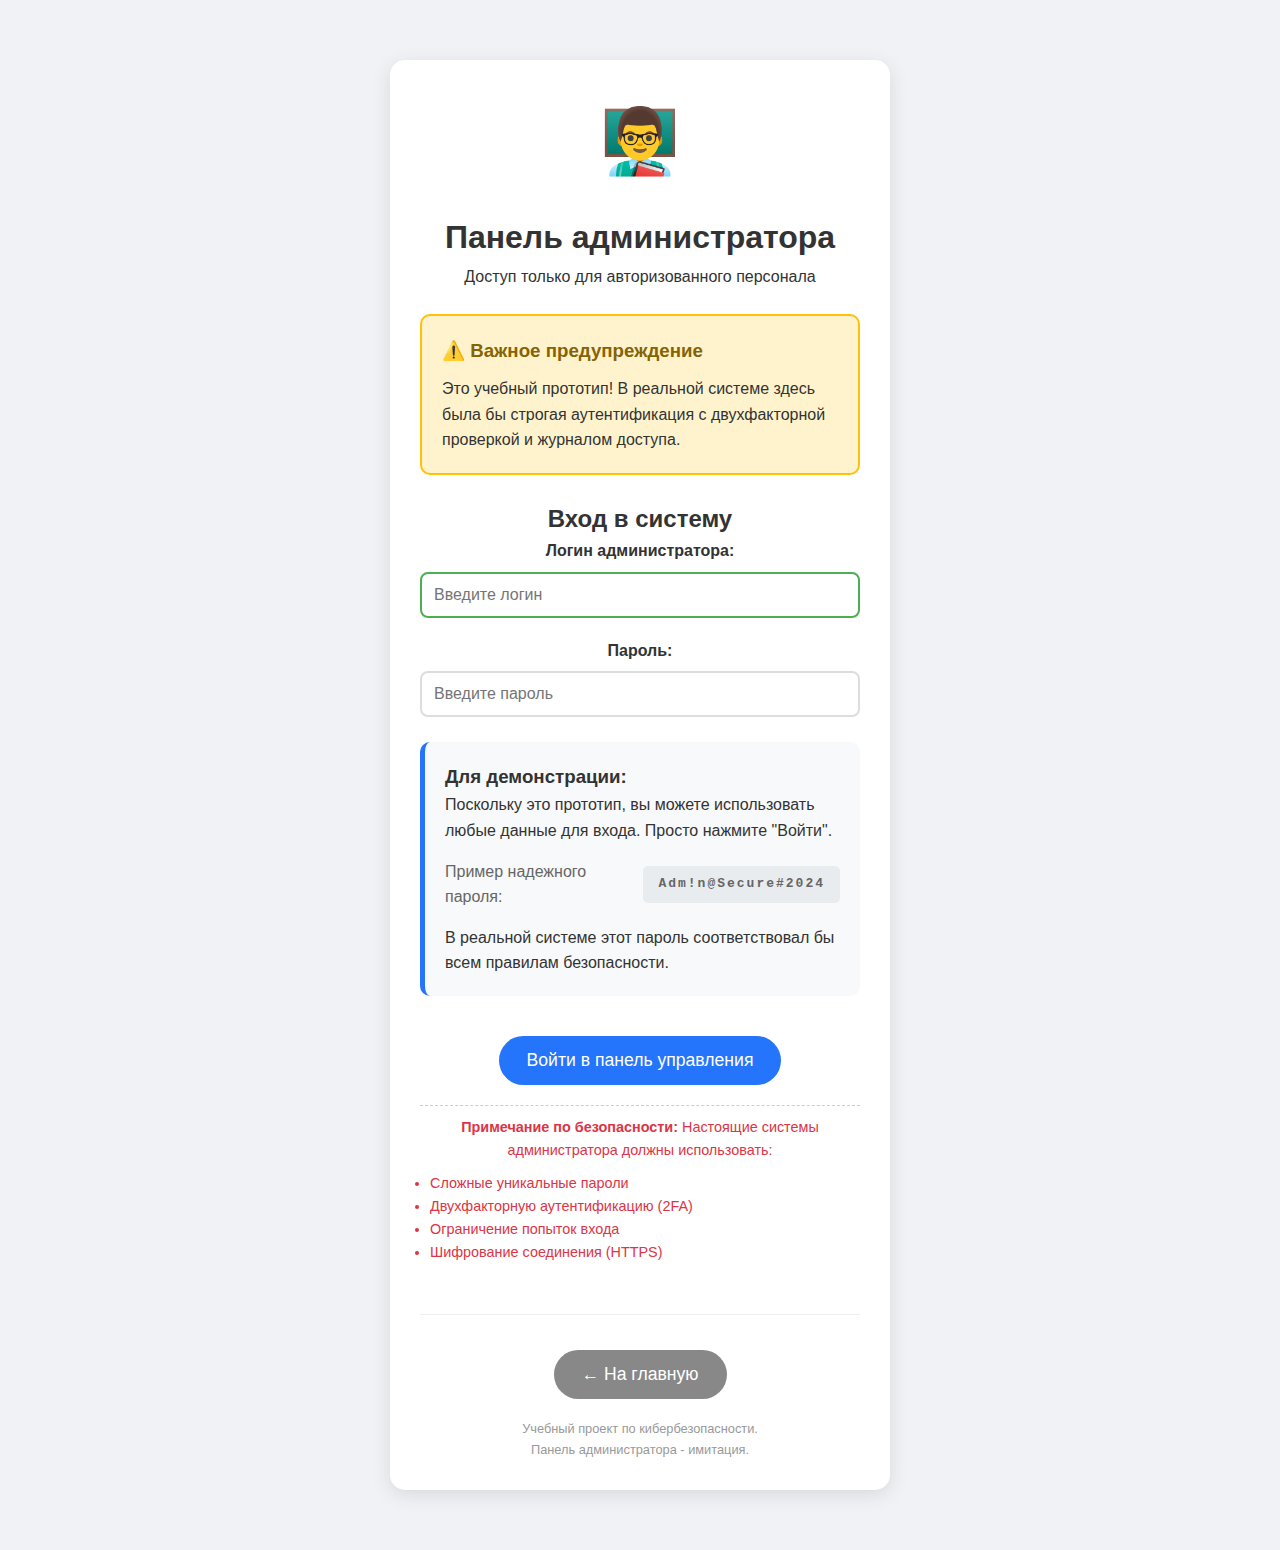
<file: login_admin.html>
<!DOCTYPE html>
<html lang="ru">
<head>
    <meta charset="UTF-8">
    <meta name="viewport" content="width=device-width, initial-scale=1.0">
    <title>Вход для администратора - CyberSafe Net</title>
    <link rel="stylesheet" href="style.css">
    <style>
        .admin-login-container {
            max-width: 500px;
            margin: 50px auto;
            text-align: center;
        }
        
        .admin-badge {
            font-size: 4rem;
            margin-bottom: 20px;
            color: #2575fc;
        }
        
        .admin-warning {
            background-color: #fff3cd;
            border: 2px solid #ffc107;
            border-radius: 10px;
            padding: 20px;
            margin: 25px 0;
            text-align: left;
        }
        
        .admin-warning h3 {
            color: #856404;
            margin-bottom: 10px;
        }
        
        .login-instructions {
            background-color: #f8f9fa;
            padding: 20px;
            border-radius: 10px;
            margin: 25px 0;
            text-align: left;
            border-left: 5px solid #2575fc;
        }
        
        .password-show {
            display: flex;
            align-items: center;
            justify-content: center;
            gap: 10px;
            margin: 15px 0;
            color: #666;
        }
        
        .mock-password {
            background-color: #e9ecef;
            padding: 8px 15px;
            border-radius: 5px;
            font-family: monospace;
            font-weight: bold;
            letter-spacing: 2px;
        }
        
        .security-note {
            font-size: 0.9rem;
            color: #dc3545;
            margin-top: 20px;
            padding: 10px;
            border-top: 1px dashed #ccc;
        }
    </style>
</head>
<body>
    <div class="container admin-login-container">
        <header>
            <div class="admin-badge">👨‍🏫</div>
            <h1>Панель администратора</h1>
            <p>Доступ только для авторизованного персонала</p>
        </header>

        <div class="admin-warning">
            <h3>⚠️ Важное предупреждение</h3>
            <p>Это учебный прототип! В реальной системе здесь была бы строгая аутентификация с двухфакторной проверкой и журналом доступа.</p>
        </div>

        <form id="adminLoginForm" class="login-form" onsubmit="return loginAsAdmin(event)">
            <h2>Вход в систему</h2>
            
            <div class="form-group">
                <label for="adminLogin">Логин администратора:</label>
                <input type="text" id="adminLogin" name="login" required placeholder="Введите логин">
            </div>
            
            <div class="form-group">
                <label for="adminPassword">Пароль:</label>
                <input type="password" id="adminPassword" name="password" required placeholder="Введите пароль">
            </div>
            
            <div class="login-instructions">
                <h3>Для демонстрации:</h3>
                <p>Поскольку это прототип, вы можете использовать любые данные для входа. Просто нажмите "Войти".</p>
                <div class="password-show">
                    <span>Пример надежного пароля:</span>
                    <div class="mock-password">Adm!n@Secure#2024</div>
                </div>
                <p>В реальной системе этот пароль соответствовал бы всем правилам безопасности.</p>
            </div>
            
            <button type="submit" class="btn btn-admin">Войти в панель управления</button>
            
            <div class="security-note">
                <p><strong>Примечание по безопасности:</strong> Настоящие системы администратора должны использовать:</p>
                <ul style="text-align: left; margin-top: 10px;">
                    <li>Сложные уникальные пароли</li>
                    <li>Двухфакторную аутентификацию (2FA)</li>
                    <li>Ограничение попыток входа</li>
                    <li>Шифрование соединения (HTTPS)</li>
                </ul>
            </div>
        </form>
        
        <footer style="margin-top: 40px;">
            <button class="btn btn-back" onclick="window.location.href='index.html'">← На главную</button>
            <p style="margin-top: 20px; font-size: 0.8rem; color: #999;">
                Учебный проект по кибербезопасности.<br>
                Панель администратора - имитация.
            </p>
        </footer>
    </div>

    <script>
        // Функция входа для администратора
        function loginAsAdmin(event) {
            event.preventDefault();
            
            const login = document.getElementById('adminLogin').value;
            const password = document.getElementById('adminPassword').value;
            
            // В реальной системе здесь была бы проверка с сервером
            // Для прототипа просто проверяем, что поля не пустые
            if (!login.trim() || !password.trim()) {
                alert('Пожалуйста, заполните оба поля. Для демонстрации можно ввести любые данные.');
                return false;
            }
            
            // Сохраняем информацию о роли пользователя
            localStorage.setItem('currentUser', login || 'Администратор');
            localStorage.setItem('userRole', 'admin');
            
            // Показываем сообщение о "успешном входе"
            alert(`Доступ предоставлен. Добро пожаловать, ${login || 'Администратор'}!\n\nВ реальной системе здесь была бы проверка прав и логирование доступа.`);
            
            // Переходим в панель управления
            window.location.href = 'admin_panel.html';
            
            return false;
        }
        
        // Небольшая анимация для демонстрации
        document.addEventListener('DOMContentLoaded', function() {
            const form = document.getElementById('adminLoginForm');
            form.style.opacity = '0';
            form.style.transform = 'translateY(20px)';
            
            setTimeout(() => {
                form.style.transition = 'opacity 0.5s ease, transform 0.5s ease';
                form.style.opacity = '1';
                form.style.transform = 'translateY(0)';
            }, 300);
            
            // Фокус на поле логина
            document.getElementById('adminLogin').focus();
        });
    </script>
</body>
</html>
</file>
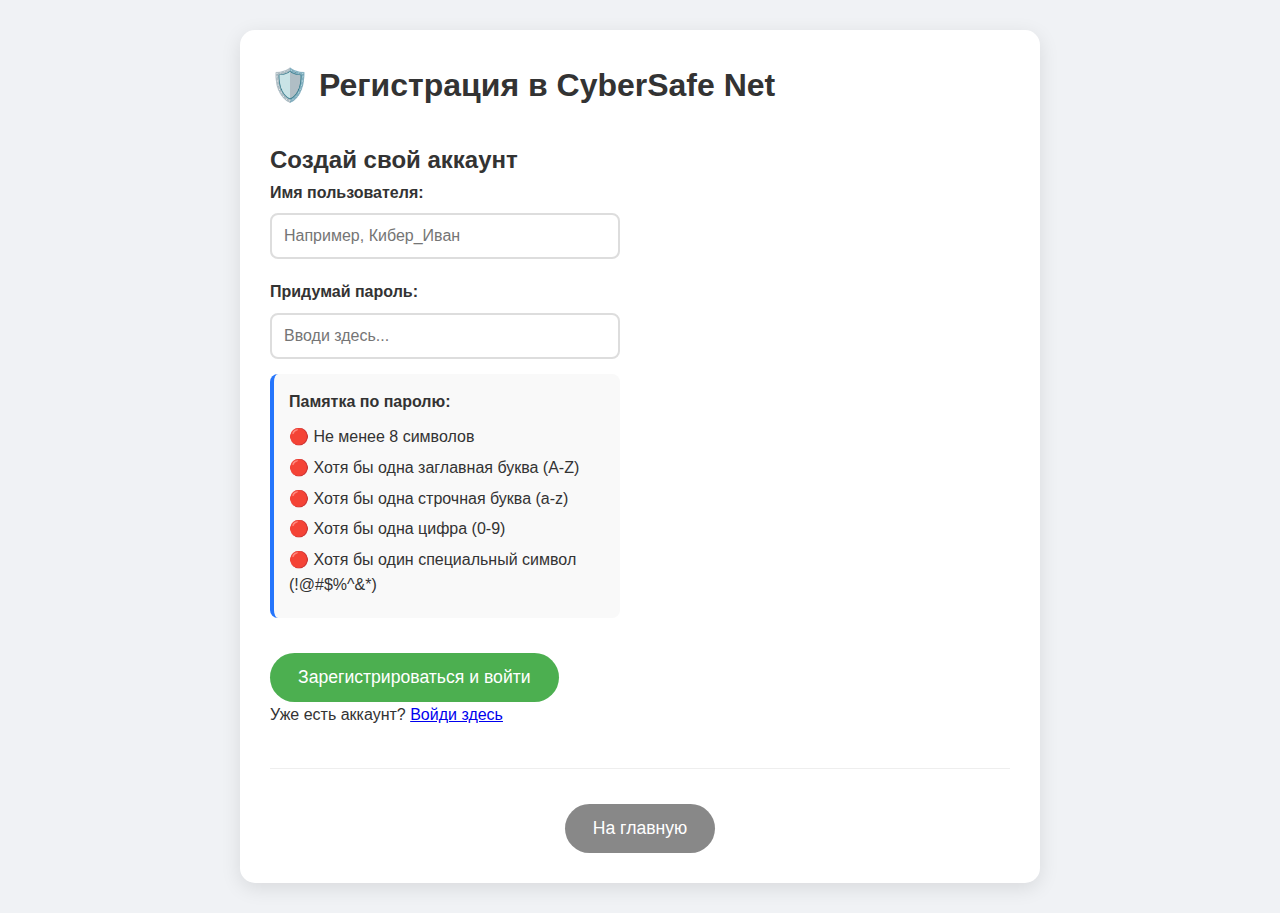
<file: login_student.html>
<!DOCTYPE html>
<html lang="ru">
<head>
    <meta charset="UTF-8">
    <meta name="viewport" content="width=device-width, initial-scale=1.0">
    <title>Регистрация ученика - CyberSafe Net</title>
    <link rel="stylesheet" href="style.css">
</head>
<body>
    <div class="container login-container">
        <header>
            <h1>🛡️ Регистрация в CyberSafe Net</h1>
        </header>

        <main class="login-main">
            <form id="registerForm" class="login-form" onsubmit="return registerUser(event)">
                <h2>Создай свой аккаунт</h2>
                <div class="form-group">
                    <label for="username">Имя пользователя:</label>
                    <input type="text" id="username" name="username" required placeholder="Например, Кибер_Иван">
                </div>
                <div class="form-group">
                    <label for="password">Придумай пароль:</label>
                    <input type="password" id="password" name="password" required placeholder="Вводи здесь..."
                           oninput="checkPasswordStrength(this.value)">
                    <div class="password-hints">
                        <p><strong>Памятка по паролю:</strong></p>
                        <ul>
                            <li id="hint-length">🔴 Не менее 8 символов</li>
                            <li id="hint-uppercase">🔴 Хотя бы одна заглавная буква (A-Z)</li>
                            <li id="hint-lowercase">🔴 Хотя бы одна строчная буква (a-z)</li>
                            <li id="hint-digit">🔴 Хотя бы одна цифра (0-9)</li>
                            <li id="hint-special">🔴 Хотя бы один специальный символ (!@#$%^&*)</li>
                        </ul>
                    </div>
                </div>
                <button type="submit" class="btn" id="submitBtn" disabled>Зарегистрироваться и войти</button>
                <p class="login-link">Уже есть аккаунт? <a href="#" onclick="alert('В прототипе просто зарегистрируйся')">Войди здесь</a></p>
            </form>

            <div class="password-feedback">
                <div id="weakFeedback" class="feedback hidden">
                    <h3>❌ Но-но-но! Пароль слабый!</h3>
                    <p>Исправь отмеченные красным пункты, чтобы создать надежный пароль.</p>
                </div>
                <div id="strongFeedback" class="feedback hidden">
                    <h3>✅ Отлично! Пароль надежный!</h3>
                    <p><strong>Что такое надежный пароль?</strong> Это именно такой — длинный, сложный и уникальный. Он похож на крепкий замок на твоей цифровой двери. Такой пароль злоумышленнику очень сложно подобрать.</p>
                    <p>Теперь ты можешь зарегистрироваться!</p>
                </div>
            </div>
        </main>

        <footer>
            <button class="btn btn-back" onclick="window.location.href='index.html'">На главную</button>
        </footer>
    </div>

    <script>
        // Функция проверки пароля в реальном времени
        function checkPasswordStrength(password) {
            const hints = {
                length: password.length >= 8,
                uppercase: /[A-Z]/.test(password),
                lowercase: /[a-z]/.test(password),
                digit: /\d/.test(password),
                special: /[!@#$%^&*]/.test(password)
            };

            // Обновляем подсказки
            document.getElementById('hint-length').style.color = hints.length ? 'green' : 'red';
            document.getElementById('hint-uppercase').style.color = hints.uppercase ? 'green' : 'red';
            document.getElementById('hint-lowercase').style.color = hints.lowercase ? 'green' : 'red';
            document.getElementById('hint-digit').style.color = hints.digit ? 'green' : 'red';
            document.getElementById('hint-special').style.color = hints.special ? 'green' : 'red';

            // Проверяем, все ли условия выполнены
            const isStrong = Object.values(hints).every(hint => hint === true);
            const submitBtn = document.getElementById('submitBtn');

            // Показываем обратную связь
            if (password.length === 0) {
                document.getElementById('weakFeedback').classList.add('hidden');
                document.getElementById('strongFeedback').classList.add('hidden');
                submitBtn.disabled = true;
            } else if (isStrong) {
                document.getElementById('weakFeedback').classList.add('hidden');
                document.getElementById('strongFeedback').classList.remove('hidden');
                submitBtn.disabled = false;
            } else {
                document.getElementById('weakFeedback').classList.remove('hidden');
                document.getElementById('strongFeedback').classList.add('hidden');
                submitBtn.disabled = true;
            }
        }

        // Функция "регистрации" (имитация)
        // После успешной регистрации добавляем пользователя в список существующих
function registerUser(event) {
    event.preventDefault();
    const username = document.getElementById('username').value;
    const password = document.getElementById('password').value;
    
    // Сохраняем имя пользователя в localStorage
    localStorage.setItem('currentUser', username);
    localStorage.setItem('userRole', 'student');
    
    // Добавляем пользователя в список существующих
    let existingUsers = JSON.parse(localStorage.getItem('existingUsers')) || [];
    
    // Проверяем, нет ли уже такого пользователя
    if (!existingUsers.find(u => u.username === username)) {
        existingUsers.push({
            username: username,
            password: password, // В реальной системе НЕ храним пароли в открытом виде!
            points: 0
        });
        localStorage.setItem('existingUsers', JSON.stringify(existingUsers));
    }
    
    // Создаем запись о прогрессе пользователя
    let userProgress = JSON.parse(localStorage.getItem('userProgress')) || {};
    if (!userProgress[username]) {
        userProgress[username] = {
            points: 0,
            answersCount: 0,
            lastActive: new Date().toISOString()
        };
        localStorage.setItem('userProgress', JSON.stringify(userProgress));
    }
    
    alert(`Добро пожаловать, ${username}! Ты успешно зарегистрирован(а).\n\nТвой начальный балл: 0\nЗарабатывай баллы, отвечая на вопросы!`);
    window.location.href = 'feed.html';
    return false;
}
    </script>
</body>
</html>
</file>
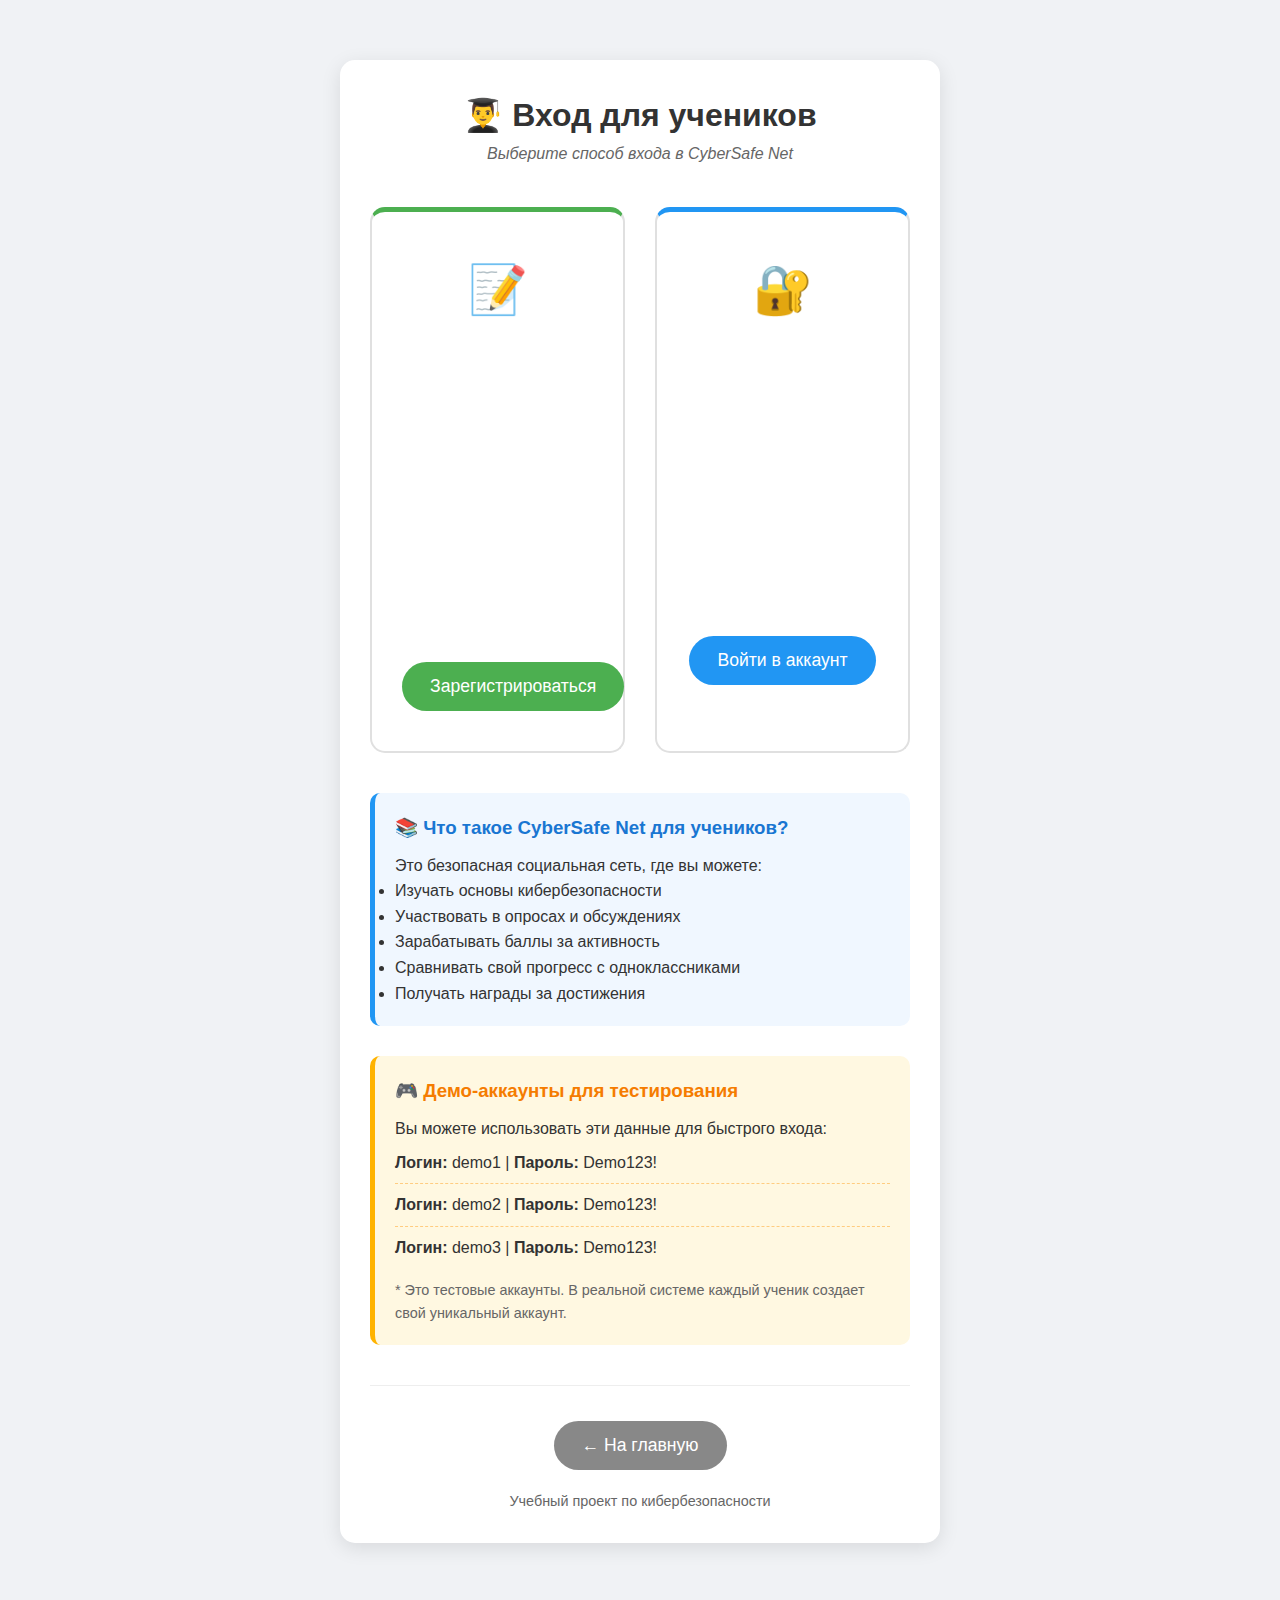
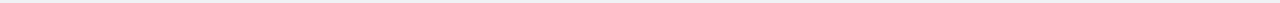
<file: login_student_choice.html>
<!DOCTYPE html>
<html lang="ru">
<head>
    <meta charset="UTF-8">
    <meta name="viewport" content="width=device-width, initial-scale=1.0">
    <title>Вход для учеников - CyberSafe Net</title>
    <link rel="stylesheet" href="style.css">
    <style>
        .login-choice-container {
            max-width: 600px;
            margin: 50px auto;
            text-align: center;
        }
        
        .choice-cards {
            display: flex;
            flex-wrap: wrap;
            gap: 30px;
            justify-content: center;
            margin: 40px 0;
        }
        
        .choice-card {
            flex: 1;
            min-width: 250px;
            padding: 40px 30px;
            border-radius: 15px;
            cursor: pointer;
            transition: transform 0.3s, box-shadow 0.3s;
            text-align: center;
            background: white;
            border: 2px solid #e0e0e0;
        }
        
        .choice-card:hover {
            transform: translateY(-5px);
            box-shadow: 0 10px 25px rgba(0, 0, 0, 0.1);
        }
        
        .choice-card.register {
            border-top: 5px solid #4CAF50;
        }
        
        .choice-card.login {
            border-top: 5px solid #2196F3;
        }
        
        .choice-icon {
            font-size: 3rem;
            margin-bottom: 20px;
        }
        
        .student-info {
            background-color: #f0f7ff;
            border-radius: 10px;
            padding: 20px;
            margin: 30px 0;
            text-align: left;
            border-left: 5px solid #2196F3;
        }
        
        .student-info h3 {
            color: #1976D2;
            margin-bottom: 10px;
        }
        
        .demo-accounts {
            background-color: #fff8e1;
            border-radius: 10px;
            padding: 20px;
            margin: 30px 0;
            text-align: left;
            border-left: 5px solid #ffb300;
        }
        
        .demo-accounts h3 {
            color: #f57c00;
            margin-bottom: 10px;
        }
        
        .demo-list {
            list-style: none;
            padding: 0;
        }
        
        .demo-list li {
            padding: 8px 0;
            border-bottom: 1px dashed #ffcc80;
        }
        
        .demo-list li:last-child {
            border-bottom: none;
        }
    </style>
</head>
<body>
    <div class="container login-choice-container">
        <header>
            <h1>👨‍🎓 Вход для учеников</h1>
            <p class="tagline">Выберите способ входа в CyberSafe Net</p>
        </header>

        <div class="choice-cards">
            <div class="choice-card register" onclick="window.location.href='login_student.html'">
                <div class="choice-icon">📝</div>
                <h2>Регистрация</h2>
                <p>Создать новый аккаунт ученика</p>
                <ul style="text-align: left; margin: 20px 0; padding-left: 20px;">
                    <li>Создать уникальное имя</li>
                    <li>Придумать надежный пароль</li>
                    <li>Начать обучение с нуля</li>
                </ul>
                <button class="btn" style="background-color: #4CAF50;">Зарегистрироваться</button>
            </div>

            <div class="choice-card login" onclick="window.location.href='login_student_existing.html'">
                <div class="choice-icon">🔐</div>
                <h2>Войти</h2>
                <p>Войти в существующий аккаунт</p>
                <ul style="text-align: left; margin: 20px 0; padding-left: 20px;">
                    <li>Использовать существующий логин</li>
                    <li>Продолжить обучение</li>
                    <li>Сохранить прогресс и баллы</li>
                </ul>
                <button class="btn" style="background-color: #2196F3;">Войти в аккаунт</button>
            </div>
        </div>

        <div class="student-info">
            <h3>📚 Что такое CyberSafe Net для учеников?</h3>
            <p>Это безопасная социальная сеть, где вы можете:</p>
            <ul>
                <li>Изучать основы кибербезопасности</li>
                <li>Участвовать в опросах и обсуждениях</li>
                <li>Зарабатывать баллы за активность</li>
                <li>Сравнивать свой прогресс с одноклассниками</li>
                <li>Получать награды за достижения</li>
            </ul>
        </div>

        <div class="demo-accounts">
            <h3>🎮 Демо-аккаунты для тестирования</h3>
            <p>Вы можете использовать эти данные для быстрого входа:</p>
            <ul class="demo-list">
                <li><strong>Логин:</strong> demo1 | <strong>Пароль:</strong> Demo123!</li>
                <li><strong>Логин:</strong> demo2 | <strong>Пароль:</strong> Demo123!</li>
                <li><strong>Логин:</strong> demo3 | <strong>Пароль:</strong> Demo123!</li>
            </ul>
            <p style="font-size: 0.9rem; color: #666; margin-top: 10px;">
                * Это тестовые аккаунты. В реальной системе каждый ученик создает свой уникальный аккаунт.
            </p>
        </div>

        <footer style="margin-top: 40px;">
            <button class="btn btn-back" onclick="window.location.href='index.html'">← На главную</button>
            <p style="margin-top: 20px; font-size: 0.9rem; color: #666;">
                Учебный проект по кибербезопасности
            </p>
        </footer>
    </div>

    <script>
        // Автоматически создаем демо-аккаунты при первом посещении
        document.addEventListener('DOMContentLoaded', function() {
            // Проверяем, созданы ли уже демо-аккаунты
            let existingUsers = JSON.parse(localStorage.getItem('existingUsers')) || [];
            
            if (existingUsers.length === 0) {
                // Создаем демо-аккаунты
                const demoAccounts = [
                    { username: 'demo1', password: 'Demo123!', points: 150 },
                    { username: 'demo2', password: 'Demo123!', points: 90 },
                    { username: 'demo3', password: 'Demo123!', points: 210 }
                ];
                
                localStorage.setItem('existingUsers', JSON.stringify(demoAccounts));
                console.log('Демо-аккаунты созданы');
            }
        });
    </script>
</body>
</html>
</file>
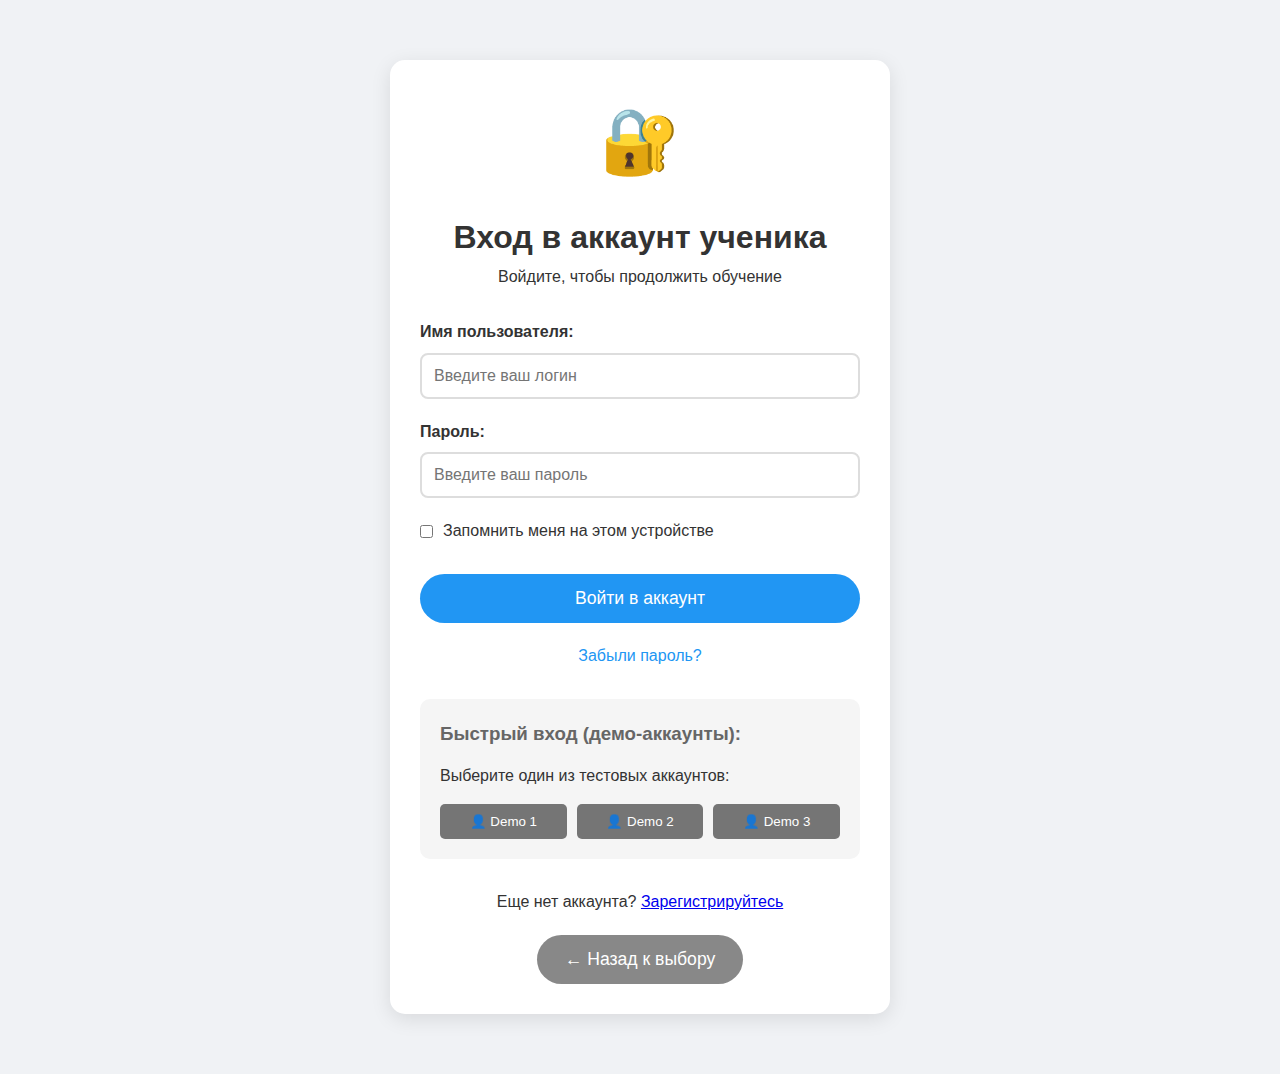
<file: login_student_existing.html>
<!DOCTYPE html>
<html lang="ru">
<head>
    <meta charset="UTF-8">
    <meta name="viewport" content="width=device-width, initial-scale=1.0">
    <title>Вход в аккаунт - CyberSafe Net</title>
    <link rel="stylesheet" href="style.css">
    <style>
        .login-existing-container {
            max-width: 500px;
            margin: 50px auto;
        }
        
        .login-header {
            text-align: center;
            margin-bottom: 30px;
        }
        
        .login-icon {
            font-size: 4rem;
            margin-bottom: 20px;
            color: #2196F3;
        }
        
        .remember-me {
            display: flex;
            align-items: center;
            gap: 10px;
            margin: 15px 0;
        }
        
        .remember-me input {
            width: auto;
        }
        
        .forgot-password {
            text-align: center;
            margin: 20px 0;
        }
        
        .forgot-password a {
            color: #2196F3;
            text-decoration: none;
        }
        
        .forgot-password a:hover {
            text-decoration: underline;
        }
        
        .error-message {
            background-color: #ffebee;
            color: #c62828;
            padding: 15px;
            border-radius: 8px;
            margin: 20px 0;
            display: none;
            border-left: 5px solid #f44336;
        }
        
        .success-message {
            background-color: #e8f5e9;
            color: #2e7d32;
            padding: 15px;
            border-radius: 8px;
            margin: 20px 0;
            display: none;
            border-left: 5px solid #4CAF50;
        }
        
        .quick-login {
            margin-top: 30px;
            padding: 20px;
            background-color: #f5f5f5;
            border-radius: 10px;
        }
        
        .quick-login h3 {
            margin-bottom: 15px;
            color: #666;
        }
        
        .demo-buttons {
            display: flex;
            flex-wrap: wrap;
            gap: 10px;
            margin-top: 15px;
        }
        
        .demo-btn {
            flex: 1;
            min-width: 120px;
            padding: 10px;
            background-color: #757575;
            color: white;
            border: none;
            border-radius: 5px;
            cursor: pointer;
            transition: background-color 0.3s;
        }
        
        .demo-btn:hover {
            background-color: #616161;
        }
    </style>
</head>
<body>
    <div class="container login-existing-container">
        <div class="login-header">
            <div class="login-icon">🔐</div>
            <h1>Вход в аккаунт ученика</h1>
            <p>Войдите, чтобы продолжить обучение</p>
        </div>

        <div id="errorMessage" class="error-message">
            ❌ Неверный логин или пароль. Пожалуйста, проверьте введенные данные.
        </div>

        <div id="successMessage" class="success-message">
            ✅ Вход выполнен успешно! Перенаправляем...
        </div>

        <form id="loginForm" class="login-form" onsubmit="return loginUser(event)">
            <div class="form-group">
                <label for="loginUsername">Имя пользователя:</label>
                <input type="text" id="loginUsername" name="username" required 
                       placeholder="Введите ваш логин" autocomplete="username">
            </div>
            
            <div class="form-group">
                <label for="loginPassword">Пароль:</label>
                <input type="password" id="loginPassword" name="password" required 
                       placeholder="Введите ваш пароль" autocomplete="current-password">
            </div>
            
            <div class="remember-me">
                <input type="checkbox" id="rememberMe" name="rememberMe">
                <label for="rememberMe">Запомнить меня на этом устройстве</label>
            </div>
            
            <button type="submit" class="btn" style="background-color: #2196F3; width: 100%;">
                Войти в аккаунт
            </button>
            
            <div class="forgot-password">
                <a href="#" onclick="showForgotPassword()">Забыли пароль?</a>
            </div>
        </form>

        <div class="quick-login">
            <h3>Быстрый вход (демо-аккаунты):</h3>
            <p>Выберите один из тестовых аккаунтов:</p>
            <div class="demo-buttons">
                <button class="demo-btn" onclick="quickLogin('demo1')">👤 Demo 1</button>
                <button class="demo-btn" onclick="quickLogin('demo2')">👤 Demo 2</button>
                <button class="demo-btn" onclick="quickLogin('demo3')">👤 Demo 3</button>
            </div>
        </div>

        <div class="login-links" style="text-align: center; margin-top: 30px;">
            <p>Еще нет аккаунта? <a href="login_student.html">Зарегистрируйтесь</a></p>
            <button class="btn btn-back" onclick="window.location.href='login_student_choice.html'" 
                    style="margin-top: 20px;">
                ← Назад к выбору
            </button>
        </div>
    </div>

    <script>
        // Функция для входа пользователя
        function loginUser(event) {
            event.preventDefault();
            
            const username = document.getElementById('loginUsername').value.trim();
            const password = document.getElementById('loginPassword').value;
            
            // Получаем список существующих пользователей
            const existingUsers = JSON.parse(localStorage.getItem('existingUsers')) || [];
            
            // Ищем пользователя
            const user = existingUsers.find(u => u.username === username && u.password === password);
            
            if (user) {
                // Пользователь найден - успешный вход
                showSuccessMessage();
                
                // Сохраняем данные пользователя
                localStorage.setItem('currentUser', user.username);
                localStorage.setItem('userRole', 'student');
                
                // Если есть прогресс - загружаем его
                const userProgress = JSON.parse(localStorage.getItem('userProgress')) || {};
                if (!userProgress[user.username]) {
                    userProgress[user.username] = {
                        points: user.points || 0,
                        answersCount: 0,
                        lastActive: new Date().toISOString()
                    };
                    localStorage.setItem('userProgress', JSON.stringify(userProgress));
                }
                
                // Если установлена галочка "Запомнить меня"
                if (document.getElementById('rememberMe').checked) {
                    localStorage.setItem('rememberedUser', username);
                } else {
                    localStorage.removeItem('rememberedUser');
                }
                
                // Перенаправляем на ленту через 1 секунду
                setTimeout(() => {
                    window.location.href = 'feed.html';
                }, 1000);
                
            } else {
                // Пользователь не найден - показываем ошибку
                showErrorMessage();
            }
            
            return false;
        }
        
        // Функция быстрого входа
        function quickLogin(username) {
            document.getElementById('loginUsername').value = username;
            document.getElementById('loginPassword').value = 'Demo123!';
            
            // Автоматически отправляем форму
            document.getElementById('loginForm').dispatchEvent(new Event('submit'));
        }
        
        // Показать сообщение об ошибке
        function showErrorMessage() {
            const errorDiv = document.getElementById('errorMessage');
            errorDiv.style.display = 'block';
            
            // Добавляем анимацию
            errorDiv.style.animation = 'shake 0.5s';
            
            // Через 5 секунд скрываем сообщение
            setTimeout(() => {
                errorDiv.style.display = 'none';
            }, 5000);
        }
        
        // Показать сообщение об успехе
        function showSuccessMessage() {
            const successDiv = document.getElementById('successMessage');
            successDiv.style.display = 'block';
            
            // Скрываем форму
            document.getElementById('loginForm').style.opacity = '0.5';
            document.getElementById('loginForm').style.pointerEvents = 'none';
        }
        
        // Функция "Забыли пароль"
        function showForgotPassword() {
            const username = prompt('Введите ваш логин для восстановления пароля:');
            if (username) {
                const existingUsers = JSON.parse(localStorage.getItem('existingUsers')) || [];
                const user = existingUsers.find(u => u.username === username);
                
                if (user) {
                    alert(`Для пользователя "${username}" пароль: ${user.password}\n\nВ реальной системе пароль был бы отправлен на вашу почту или сброшен.`);
                } else {
                    alert('Пользователь с таким логином не найден.');
                }
            }
        }
        
        // При загрузке страницы проверяем, есть ли сохраненный пользователь
        document.addEventListener('DOMContentLoaded', function() {
            const rememberedUser = localStorage.getItem('rememberedUser');
            if (rememberedUser) {
                document.getElementById('loginUsername').value = rememberedUser;
                document.getElementById('rememberMe').checked = true;
            }
            
            // Создаем демо-аккаунты, если их нет
            let existingUsers = JSON.parse(localStorage.getItem('existingUsers')) || [];
            if (existingUsers.length === 0) {
                const demoAccounts = [
                    { username: 'demo1', password: 'Demo123!', points: 150 },
                    { username: 'demo2', password: 'Demo123!', points: 90 },
                    { username: 'demo3', password: 'Demo123!', points: 210 }
                ];
                localStorage.setItem('existingUsers', JSON.stringify(demoAccounts));
            }
            
            // Добавляем анимацию тряски для ошибки
            const style = document.createElement('style');
            style.textContent = `
                @keyframes shake {
                    0%, 100% { transform: translateX(0); }
                    10%, 30%, 50%, 70%, 90% { transform: translateX(-5px); }
                    20%, 40%, 60%, 80% { transform: translateX(5px); }
                }
            `;
            document.head.appendChild(style);
        });
    </script>
</body>
</html>
</file>
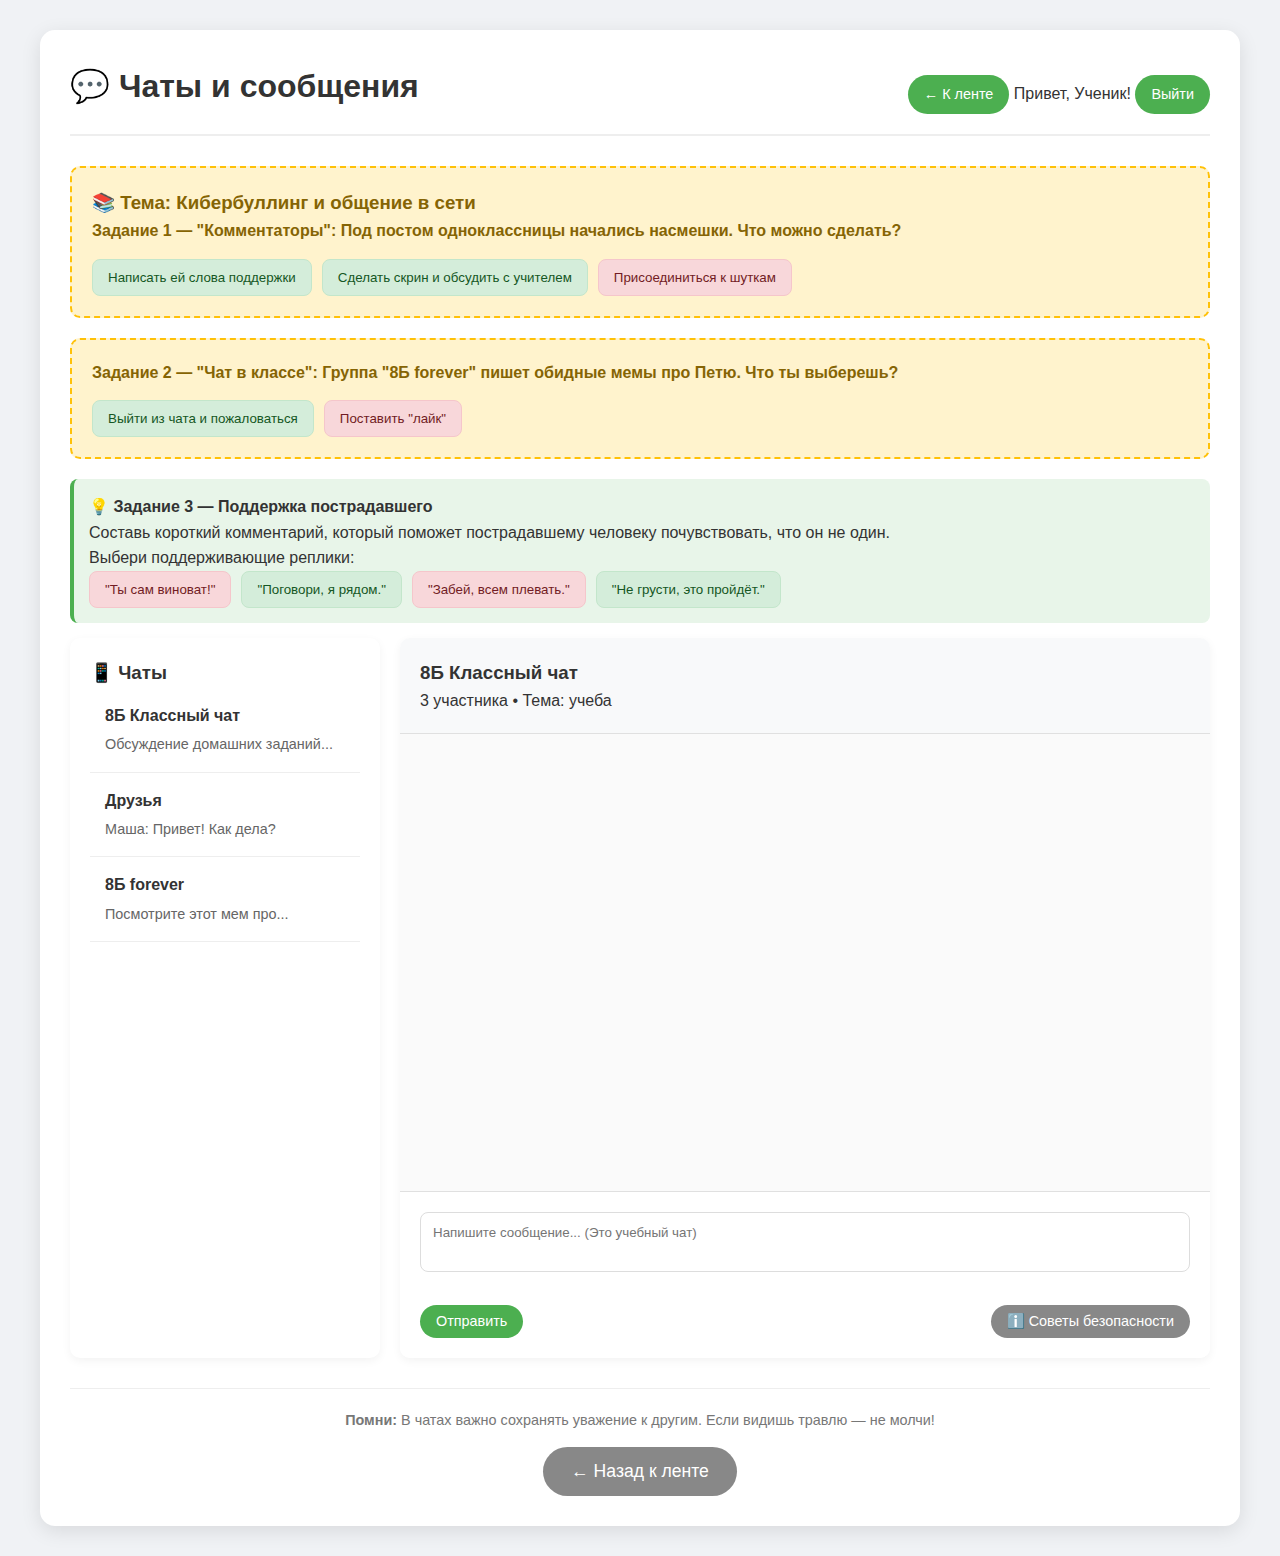
<file: messages.html>
<!DOCTYPE html>
<html lang="ru">
<head>
    <meta charset="UTF-8">
    <meta name="viewport" content="width=device-width, initial-scale=1.0">
    <title>Чаты - CyberSafe Net</title>
    <link rel="stylesheet" href="style.css">
    <style>
        .messages-container {
            display: flex;
            height: 80vh;
            gap: 20px;
        }
        
        .chats-list {
            flex: 1;
            min-width: 250px;
            background: white;
            border-radius: 10px;
            padding: 20px;
            overflow-y: auto;
            box-shadow: 0 3px 10px rgba(0,0,0,0.05);
        }
        
        .chat-window {
            flex: 3;
            display: flex;
            flex-direction: column;
            background: white;
            border-radius: 10px;
            overflow: hidden;
            box-shadow: 0 3px 10px rgba(0,0,0,0.05);
        }
        
        .chat-header {
            background: #f8f9fa;
            padding: 20px;
            border-bottom: 1px solid #e0e0e0;
        }
        
        .messages-area {
            flex: 1;
            padding: 20px;
            overflow-y: auto;
            background: #fafafa;
        }
        
        .message {
            margin-bottom: 15px;
            max-width: 70%;
        }
        
        .message.received {
            align-self: flex-start;
        }
        
        .message.sent {
            align-self: flex-end;
            margin-left: auto;
        }
        
        .message-bubble {
            padding: 12px 18px;
            border-radius: 18px;
            position: relative;
        }
        
        .received .message-bubble {
            background: white;
            border: 1px solid #e0e0e0;
        }
        
        .sent .message-bubble {
            background: #4CAF50;
            color: white;
        }
        
        .message-time {
            font-size: 0.8rem;
            color: #999;
            margin-top: 5px;
            text-align: right;
        }
        
        .chat-input {
            padding: 20px;
            border-top: 1px solid #e0e0e0;
            background: white;
        }
        
        .chat-input textarea {
            width: 100%;
            padding: 12px;
            border: 1px solid #ddd;
            border-radius: 8px;
            resize: none;
            height: 60px;
        }
        
        .chat-actions {
            display: flex;
            justify-content: space-between;
            margin-top: 10px;
        }
        
        .chat-item {
            padding: 15px;
            border-bottom: 1px solid #eee;
            cursor: pointer;
            transition: background 0.3s;
        }
        
        .chat-item:hover {
            background: #f5f5f5;
        }
        
        .chat-item.active {
            background: #e3f2fd;
            border-left: 4px solid #2196F3;
        }
        
        .chat-name {
            font-weight: bold;
            margin-bottom: 5px;
        }
        
        .chat-preview {
            color: #666;
            font-size: 0.9rem;
        }
        
        .cyberbullying-scenario {
            background: #fff3cd;
            border: 2px dashed #ffc107;
            border-radius: 10px;
            padding: 20px;
            margin: 20px 0;
        }
        
        .scenario-question {
            font-weight: bold;
            margin-bottom: 15px;
            color: #856404;
        }
        
        .scenario-options {
            display: flex;
            flex-wrap: wrap;
            gap: 10px;
        }
        
        .scenario-btn {
            padding: 10px 15px;
            border: none;
            border-radius: 8px;
            cursor: pointer;
            transition: all 0.3s;
        }
        
        .scenario-btn.correct {
            background: #d4edda;
            color: #155724;
            border: 1px solid #c3e6cb;
        }
        
        .scenario-btn.wrong {
            background: #f8d7da;
            color: #721c24;
            border: 1px solid #f5c6cb;
        }
        
        .scenario-feedback {
            margin-top: 15px;
            padding: 10px;
            border-radius: 8px;
            display: none;
        }
        
        .feedback-correct {
            background: #d4edda;
            border: 1px solid #c3e6cb;
            color: #155724;
        }
        
        .feedback-wrong {
            background: #f8d7da;
            border: 1px solid #f5c6cb;
            color: #721c24;
        }
        
        .support-message {
            background: #e8f5e9;
            padding: 15px;
            border-radius: 8px;
            margin: 15px 0;
            border-left: 4px solid #4CAF50;
        }
    </style>
</head>
<body>
    <div class="container">
        <header class="feed-header">
            <h1>💬 Чаты и сообщения</h1>
            <nav>
                <a href="feed.html" class="btn btn-small">← К ленте</a>
                <span id="welcomeUser">Привет, Ученик!</span>
                <a href="index.html" class="btn btn-small">Выйти</a>
            </nav>
        </header>

        <div class="cyberbullying-scenario">
            <div class="scenario-question">
                <h3>📚 Тема: Кибербуллинг и общение в сети</h3>
                <p><strong>Задание 1 — "Комментаторы":</strong> Под постом одноклассницы начались насмешки. Что можно сделать?</p>
            </div>
            <div class="scenario-options">
                <button class="scenario-btn correct" onclick="showScenarioFeedback('support', 'Правильно! Поддержка важна для тех, кто подвергается травле.')">
                    Написать ей слова поддержки
                </button>
                <button class="scenario-btn correct" onclick="showScenarioFeedback('teacher', 'Верно! Учитель может помочь остановить травлю.')">
                    Сделать скрин и обсудить с учителем
                </button>
                <button class="scenario-btn wrong" onclick="showScenarioFeedback('join', 'Нет! Присоединяться к травле никогда нельзя.')">
                    Присоединиться к шуткам
                </button>
            </div>
            <div class="scenario-feedback" id="scenario-feedback-1"></div>
        </div>

        <div class="cyberbullying-scenario">
            <div class="scenario-question">
                <p><strong>Задание 2 — "Чат в классе":</strong> Группа "8Б forever" пишет обидные мемы про Петю. Что ты выберешь?</p>
            </div>
            <div class="scenario-options">
                <button class="scenario-btn correct" onclick="showScenarioFeedback('leave', 'Правильно! Выход из токсичного чата — это защита.')">
                    Выйти из чата и пожаловаться
                </button>
                <button class="scenario-btn wrong" onclick="showScenarioFeedback('like', 'Нет! Лайк поддерживает травлю.')">
                    Поставить "лайк"
                </button>
            </div>
            <div class="scenario-feedback" id="scenario-feedback-2"></div>
        </div>

        <div class="support-message">
            <h4>💡 Задание 3 — Поддержка пострадавшего</h4>
            <p>Составь короткий комментарий, который поможет пострадавшему человеку почувствовать, что он не один.</p>
            <p>Выбери поддерживающие реплики:</p>
            <div class="scenario-options">
                <button class="scenario-btn wrong" onclick="showSupportFeedback('blame', 'Нет! Обвинение только усилит страдания.')">
                    "Ты сам виноват!"
                </button>
                <button class="scenario-btn correct" onclick="showSupportFeedback('talk', 'Отлично! Показываешь готовность поддержать.')">
                    "Поговори, я рядом."
                </button>
                <button class="scenario-btn wrong" onclick="showSupportFeedback('ignore', 'Неправильно! Это обесценивает чувства человека.')">
                    "Забей, всем плевать."
                </button>
                <button class="scenario-btn correct" onclick="showSupportFeedback('encourage', 'Хорошо! Даешь надежду на лучшее.')">
                    "Не грусти, это пройдёт."
                </button>
            </div>
            <div class="scenario-feedback" id="support-feedback"></div>
        </div>

        <div class="messages-container">
            <div class="chats-list">
                <h3>📱 Чаты</h3>
                <div class="chat-item active" onclick="switchChat('class')">
                    <div class="chat-name">8Б Классный чат</div>
                    <div class="chat-preview">Обсуждение домашних заданий...</div>
                </div>
                <div class="chat-item" onclick="switchChat('friends')">
                    <div class="chat-name">Друзья</div>
                    <div class="chat-preview">Маша: Привет! Как дела?</div>
                </div>
                <div class="chat-item" onclick="switchChat('group')">
                    <div class="chat-name">8Б forever</div>
                    <div class="chat-preview">Посмотрите этот мем про...</div>
                </div>
            </div>
            
            <div class="chat-window">
                <div class="chat-header">
                    <h3 id="current-chat-name">8Б Классный чат</h3>
                    <p id="current-chat-status">3 участника • Тема: учеба</p>
                </div>
                
                <div class="messages-area" id="messages-area">
                    <!-- Сообщения будут загружаться через JS -->
                </div>
                
                <div class="chat-input">
                    <textarea id="message-input" placeholder="Напишите сообщение... (Это учебный чат)"></textarea>
                    <div class="chat-actions">
                        <button class="btn btn-small" onclick="sendMessage()">Отправить</button>
                        <button class="btn btn-small btn-back" onclick="showSafetyTips()">ℹ️ Советы безопасности</button>
                    </div>
                </div>
            </div>
        </div>

        <footer style="margin-top: 30px;">
            <p><strong>Помни:</strong> В чатах важно сохранять уважение к другим. Если видишь травлю — не молчи!</p>
            <button class="btn btn-back" onclick="window.location.href='feed.html'">← Назад к ленте</button>
        </footer>
    </div>

    <script>
        // Показываем имя пользователя
        const currentUser = localStorage.getItem('currentUser') || 'Ученик';
        document.getElementById('welcomeUser').textContent = `Привет, ${currentUser}!`;
        
        // Данные чатов
        const chats = {
            class: {
                name: '8Б Классный чат',
                status: '3 участника • Тема: учеба',
                messages: [
                    { sender: 'Учитель', text: 'Напоминаю про домашнее задание по информатике', time: '10:30', type: 'received' },
                    { sender: currentUser, text: 'Я сделал!', time: '10:32', type: 'sent' },
                    { sender: 'Маша', text: 'Можете помочь с 3 заданием?', time: '10:35', type: 'received' }
                ]
            },
            friends: {
                name: 'Друзья',
                status: '2 участника • Личный чат',
                messages: [
                    { sender: 'Маша', text: 'Привет! Как дела?', time: '09:15', type: 'received' },
                    { sender: currentUser, text: 'Привет! Все хорошо, готовлюсь к контрольной', time: '09:20', type: 'sent' }
                ]
            },
            group: {
                name: '8Б forever',
                status: '15 участников • Активен',
                messages: [
                    { sender: 'Кирилл', text: 'Посмотрите этот мем про Петю 😂', time: '11:45', type: 'received' },
                    { sender: 'Аня', text: 'Не смешно, это обидно', time: '11:47', type: 'received' },
                    { sender: currentUser, text: 'Давайте не будем высмеивать одноклассников', time: '11:50', type: 'sent' }
                ]
            }
        };
        
        // Переключение чатов
        function switchChat(chatId) {
            // Обновляем активный элемент в списке
            document.querySelectorAll('.chat-item').forEach(item => item.classList.remove('active'));
            event.target.closest('.chat-item').classList.add('active');
            
            // Загружаем сообщения
            const chat = chats[chatId];
            document.getElementById('current-chat-name').textContent = chat.name;
            document.getElementById('current-chat-status').textContent = chat.status;
            
            const messagesArea = document.getElementById('messages-area');
            messagesArea.innerHTML = '';
            
            chat.messages.forEach(msg => {
                const messageDiv = document.createElement('div');
                messageDiv.className = `message ${msg.type}`;
                messageDiv.innerHTML = `
                    <div class="message-bubble">${msg.text}</div>
                    <div class="message-time">${msg.sender} • ${msg.time}</div>
                `;
                messagesArea.appendChild(messageDiv);
            });
            
            // Прокручиваем вниз
            messagesArea.scrollTop = messagesArea.scrollHeight;
        }
        
        // Отправка сообщения
        function sendMessage() {
            const input = document.getElementById('message-input');
            const text = input.value.trim();
            
            if (text) {
                const messagesArea = document.getElementById('messages-area');
                const messageDiv = document.createElement('div');
                messageDiv.className = 'message sent';
                messageDiv.innerHTML = `
                    <div class="message-bubble">${text}</div>
                    <div class="message-time">${currentUser} • ${new Date().toLocaleTimeString('ru-RU', {hour: '2-digit', minute:'2-digit'})}</div>
                `;
                messagesArea.appendChild(messageDiv);
                input.value = '';
                
                // Прокручиваем вниз
                messagesArea.scrollTop = messagesArea.scrollHeight;
                
                // Симуляция ответа
                setTimeout(() => {
                    const replies = [
                        'Спасибо за сообщение!',
                        'Интересно, продолжай!',
                        'Я согласен с тобой',
                        'Хорошая мысль!'
                    ];
                    const reply = replies[Math.floor(Math.random() * replies.length)];
                    
                    const replyDiv = document.createElement('div');
                    replyDiv.className = 'message received';
                    replyDiv.innerHTML = `
                        <div class="message-bubble">${reply}</div>
                        <div class="message-time">Участник • ${new Date().toLocaleTimeString('ru-RU', {hour: '2-digit', minute:'2-digit'})}</div>
                    `;
                    messagesArea.appendChild(replyDiv);
                    messagesArea.scrollTop = messagesArea.scrollHeight;
                }, 1000);
            }
        }
        
        // Функции для сценариев
        function showScenarioFeedback(type, message) {
            const feedbackDiv = document.getElementById('scenario-feedback-1');
            feedbackDiv.className = 'scenario-feedback feedback-correct';
            feedbackDiv.textContent = message;
            feedbackDiv.style.display = 'block';
            
            // Сохраняем ответ ученика
            saveStudentAnswer('cyberbullying', 'chat_scenario', type);
        }
        
        function showSupportFeedback(type, message) {
            const feedbackDiv = document.getElementById('support-feedback');
            feedbackDiv.className = 'scenario-feedback ' + 
                (type === 'blame' || type === 'ignore' ? 'feedback-wrong' : 'feedback-correct');
            feedbackDiv.textContent = message;
            feedbackDiv.style.display = 'block';
            
            saveStudentAnswer('cyberbullying', 'support_message', type);
        }
        
        function showSafetyTips() {
            alert('📱 Советы безопасности в чатах:\n\n1. Не делитесь личной информацией\n2. Не переходите по подозрительным ссылкам\n3. Сообщайте о травле учителям\n4. Уважайте других участников\n5. Проверяйте личность собеседников');
        }
        
        // Сохранение ответов ученика
        function saveStudentAnswer(topic, question, answer) {
            const answerData = {
                topic: topic,
                question: question,
                answer: answer,
                student: currentUser,
                timestamp: new Date().toISOString(),
                points: 10
            };
            
            let answers = JSON.parse(localStorage.getItem('studentAnswers')) || [];
            answers.push(answerData);
            localStorage.setItem('studentAnswers', JSON.stringify(answers));
            
            // Обновляем прогресс
            updateStudentProgress();
        }
        
        // Обновление прогресса
        function updateStudentProgress() {
            let progress = JSON.parse(localStorage.getItem('userProgress')) || {};
            if (!progress[currentUser]) {
                progress[currentUser] = { points: 0, answersCount: 0 };
            }
            progress[currentUser].points += 10;
            progress[currentUser].answersCount += 1;
            localStorage.setItem('userProgress', JSON.stringify(progress));
        }
        
        // Инициализация
        document.addEventListener('DOMContentLoaded', function() {
            switchChat('class');
        });
    </script>
</body>
</html>
</file>
<file: style.css>
/* Базовые сбросы и настройки */
* {
    margin: 0;
    padding: 0;
    box-sizing: border-box;
    font-family: 'Segoe UI', Tahoma, Geneva, Verdana, sans-serif;
}

body {
    background-color: #f0f2f5;
    color: #333;
    line-height: 1.6;
    padding: 10px;
}

.container {
    max-width: 1200px;
    margin: 20px auto;
    background: white;
    border-radius: 15px;
    box-shadow: 0 5px 20px rgba(0, 0, 0, 0.1);
    padding: 30px;
    min-height: 90vh;
}

/* Главная страница */
.auth-choices {
    display: flex;
    flex-wrap: wrap;
    gap: 30px;
    justify-content: center;
    margin: 40px 0;
}

.choice-card {
    background: linear-gradient(135deg, #6a11cb 0%, #2575fc 100%);
    color: white;
    padding: 40px 30px;
    border-radius: 15px;
    flex: 1;
    min-width: 300px;
    max-width: 450px;
    cursor: pointer;
    transition: transform 0.3s, box-shadow 0.3s;
    text-align: center;
}

.choice-card:hover {
    transform: translateY(-5px);
    box-shadow: 0 10px 25px rgba(0, 0, 0, 0.2);
}

.choice-card h2 {
    margin-bottom: 15px;
}

.tagline {
    text-align: center;
    font-style: italic;
    color: #666;
    margin-bottom: 30px;
}

/* Кнопки */
.btn {
    background-color: #4CAF50;
    color: white;
    border: none;
    padding: 14px 28px;
    border-radius: 50px;
    font-size: 1.1rem;
    cursor: pointer;
    transition: background-color 0.3s;
    margin-top: 15px;
    display: inline-block;
    text-decoration: none;
}

.btn:hover {
    background-color: #3d8b40;
}

.btn-admin {
    background-color: #2575fc;
}

.btn-admin:hover {
    background-color: #1a68e8;
}

.btn-back, .btn-logout {
    background-color: #888;
}

.btn-small {
    padding: 8px 16px;
    font-size: 0.9rem;
}

/* Формы */
.login-container, .admin-container {
    max-width: 800px;
}

.login-main {
    display: flex;
    flex-wrap: wrap;
    gap: 40px;
    margin-top: 30px;
}

.login-form, .password-feedback {
    flex: 1;
    min-width: 300px;
}

.form-group {
    margin-bottom: 20px;
}

.form-group label {
    display: block;
    margin-bottom: 8px;
    font-weight: bold;
}

.form-group input, .form-group textarea {
    width: 100%;
    padding: 12px;
    border: 2px solid #ddd;
    border-radius: 8px;
    font-size: 1rem;
}

.form-group input:focus, .form-group textarea:focus {
    border-color: #4CAF50;
    outline: none;
}

/* Подсказки пароля */
.password-hints {
    background-color: #f9f9f9;
    padding: 15px;
    border-radius: 8px;
    margin-top: 15px;
    border-left: 4px solid #2575fc;
}

.password-hints ul {
    list-style: none;
    margin-top: 10px;
}

.password-hints li {
    margin-bottom: 5px;
    transition: color 0.3s;
}

/* Обратная связь */
.feedback {
    padding: 25px;
    border-radius: 10px;
    margin-top: 20px;
}

#weakFeedback {
    background-color: #ffe6e6;
    border: 2px solid #ff4d4d;
}

#strongFeedback {
    background-color: #e6ffe6;
    border: 2px solid #4CAF50;
}

.hidden {
    display: none;
}

/* Лента */
.feed-header, .admin-header {
    display: flex;
    justify-content: space-between;
    align-items: center;
    border-bottom: 2px solid #eee;
    padding-bottom: 20px;
    margin-bottom: 30px;
    flex-wrap: wrap;
}

.feed-main {
    display: flex;
    flex-wrap: wrap;
    gap: 30px;
}

.sidebar {
    flex: 1;
    min-width: 250px;
    background: #f8f9fa;
    padding: 20px;
    border-radius: 10px;
    height: fit-content;
}

.posts {
    flex: 3;
    min-width: 300px;
}

.post {
    background: white;
    border: 1px solid #e0e0e0;
    border-radius: 10px;
    padding: 25px;
    margin-bottom: 30px;
    box-shadow: 0 3px 10px rgba(0,0,0,0.05);
}

.post-header {
    margin-bottom: 15px;
    border-bottom: 1px dashed #ccc;
    padding-bottom: 10px;
}

.post-meta {
    color: #666;
    font-size: 0.9rem;
}

/* Блок "фейк-алерт" */
.fake-alert {
    background-color: #fff3cd;
    border: 2px dashed #ffc107;
    border-radius: 10px;
    margin: 20px 0;
    cursor: pointer;
    overflow: hidden;
}

.fake-alert-header {
    padding: 15px;
    font-size: 1.1rem;
    color: #856404;
}

.fake-alert-content {
    padding: 0 15px;
    max-height: 0;
    transition: max-height 0.5s ease-out;
}

.fake-alert.expanded .fake-alert-content {
    max-height: 500px;
    padding-bottom: 15px;
}

/* Опросы */
.post-poll {
    margin-top: 25px;
    padding-top: 20px;
    border-top: 2px solid #eee;
}

.poll-btn {
    background-color: #e9ecef;
    border: none;
    padding: 12px 20px;
    border-radius: 8px;
    margin: 8px 8px 8px 0;
    cursor: pointer;
    transition: background-color 0.2s;
}

.poll-btn:hover {
    background-color: #dde1e6;
}

.poll-result {
    margin-top: 15px;
    font-style: italic;
}

/* Панель администратора */
.admin-form, .existing-posts {
    background: #f8f9fa;
    padding: 25px;
    border-radius: 10px;
    margin-bottom: 30px;
}

.poll-fields {
    background: white;
    padding: 20px;
    border-radius: 8px;
    border: 1px solid #ccc;
    margin-top: 20px;
}

.post-preview {
    background: white;
    padding: 15px;
    margin-bottom: 15px;
    border-radius: 8px;
    border-left: 5px solid #2575fc;
}

.btn-delete {
    background-color: #dc3545;
    margin-top: 10px;
}

.btn-delete:hover {
    background-color: #c82333;
}

footer {
    margin-top: 40px;
    text-align: center;
    color: #777;
    font-size: 0.9rem;
    border-top: 1px solid #eee;
    padding-top: 20px;
}

/* Адаптивность */
@media (max-width: 768px) {
    .auth-choices, .feed-main, .login-main {
        flex-direction: column;
    }
    .feed-header, .admin-header {
        flex-direction: column;
        align-items: flex-start;
        gap: 15px;
    }
    .choice-card {
        min-width: 100%;
    }
}
/* Добавь в конец файла style.css */

/* Стили для аналитики */
.analytics-header {
    display: flex;
    justify-content: space-between;
    align-items: center;
    flex-wrap: wrap;
    gap: 15px;
    margin-bottom: 30px;
}

.dashboard-cards {
    display: grid;
    grid-template-columns: repeat(auto-fit, minmax(250px, 1fr));
    gap: 20px;
    margin: 30px 0;
}

.dashboard-card {
    background: white;
    border-radius: 10px;
    padding: 25px;
    box-shadow: 0 3px 15px rgba(0,0,0,0.08);
    transition: transform 0.3s;
}

.dashboard-card:hover {
    transform: translateY(-5px);
}

.card-icon {
    font-size: 2.5rem;
    margin-bottom: 15px;
}

.card-value {
    font-size: 2rem;
    font-weight: bold;
    color: #2575fc;
    margin: 10px 0;
}

.card-label {
    color: #666;
    font-size: 0.9rem;
}

/* Стили для таблиц в аналитике */
.data-table {
    width: 100%;
    border-collapse: collapse;
    margin: 20px 0;
    background: white;
    border-radius: 10px;
    overflow: hidden;
    box-shadow: 0 3px 10px rgba(0,0,0,0.05);
}

.data-table th {
    background-color: #f8f9fa;
    padding: 15px;
    text-align: left;
    font-weight: 600;
    color: #333;
    border-bottom: 2px solid #eee;
}

.data-table td {
    padding: 15px;
    border-bottom: 1px solid #eee;
}

.data-table tr:hover {
    background-color: #f5f9ff;
}

/* Кнопки экспорта */
.export-options {
    display: flex;
    gap: 15px;
    flex-wrap: wrap;
    margin: 20px 0;
}

.export-btn {
    background-color: #4CAF50;
    color: white;
    border: none;
    padding: 12px 20px;
    border-radius: 8px;
    cursor: pointer;
    display: inline-flex;
    align-items: center;
    gap: 8px;
    transition: background-color 0.3s;
}

.export-btn:hover {
    background-color: #3d8b40;
}

/* Прогресс-бар */
.progress-container {
    margin: 20px 0;
}

.progress-label {
    display: flex;
    justify-content: space-between;
    margin-bottom: 5px;
}

.progress-bar {
    height: 10px;
    background-color: #e9ecef;
    border-radius: 5px;
    overflow: hidden;
}

.progress-fill {
    height: 100%;
    background: linear-gradient(90deg, #4CAF50, #8BC34A);
    border-radius: 5px;
    transition: width 0.5s ease;
}

/* Адаптивность для аналитики */
@media (max-width: 768px) {
    .analytics-header {
        flex-direction: column;
        align-items: flex-start;
    }
    
    .dashboard-cards {
        grid-template-columns: 1fr;
    }
    
    .data-table {
        font-size: 0.9rem;
    }
    
    .data-table th,
    .data-table td {
        padding: 10px;
    }
}
/* Добавь в конец style.css */

/* Стили для обучающих постов */
.lesson-post {
    border-left: 5px solid #2196F3;
    background: linear-gradient(to right, #f8fdff, white);
}

.interactive-task {
    background: #f8f9fa;
    padding: 20px;
    border-radius: 10px;
    margin: 20px 0;
    border: 1px solid #e0e0e0;
}

.task-options {
    display: flex;
    flex-wrap: wrap;
    gap: 10px;
    margin: 15px 0;
}

.task-btn {
    padding: 12px 20px;
    border: none;
    border-radius: 8px;
    cursor: pointer;
    font-size: 1rem;
    transition: all 0.3s;
    flex: 1;
    min-width: 200px;
}

.task-btn.correct {
    background-color: #d4edda;
    color: #155724;
    border: 2px solid #c3e6cb;
}

.task-btn.wrong {
    background-color: #f8d7da;
    color: #721c24;
    border: 2px solid #f5c6cb;
}

.task-btn:hover {
    transform: translateY(-2px);
    box-shadow: 0 3px 10px rgba(0,0,0,0.1);
}

.task-feedback {
    padding: 15px;
    border-radius: 8px;
    margin-top: 15px;
    display: none;
    animation: fadeIn 0.5s;
}

@keyframes fadeIn {
    from { opacity: 0; }
    to { opacity: 1; }
}

/* Стили для объяснений */
.explanation-box {
    background: #e3f2fd;
    border-radius: 10px;
    margin: 25px 0;
    overflow: hidden;
}

.explanation-header {
    padding: 15px 20px;
    background: #2196F3;
    color: white;
    cursor: pointer;
    font-weight: bold;
}

.explanation-content {
    padding: 0 20px;
    max-height: 0;
    overflow: hidden;
    transition: max-height 0.5s ease-out;
}

.explanation-box.expanded .explanation-content {
    padding: 20px;
    max-height: 1000px;
}

/* Стили для квиза с логотипами */
.logo-quiz {
    background: white;
    padding: 25px;
    border-radius: 10px;
    margin: 25px 0;
    border: 2px dashed #4CAF50;
}

.logos-container {
    display: flex;
    justify-content: center;
    gap: 40px;
    margin: 25px 0;
    flex-wrap: wrap;
}

.logo-option {
    text-align: center;
    cursor: pointer;
    transition: transform 0.3s;
    padding: 15px;
    border-radius: 10px;
    border: 2px solid transparent;
}

.logo-option:hover {
    transform: scale(1.05);
    border-color: #e0e0e0;
}

.logo-option img {
    width: 100px;
    height: 100px;
    border-radius: 15px;
    box-shadow: 0 3px 10px rgba(0,0,0,0.1);
}

.logo-label {
    margin-top: 10px;
    font-weight: bold;
    color: #333;
}

.logo-feedback {
    padding: 15px;
    border-radius: 8px;
    text-align: center;
    font-weight: bold;
    margin-top: 15px;
    display: none;
}

/* Сетка для заданий */
.task-grid {
    display: grid;
    grid-template-columns: repeat(auto-fit, minmax(200px, 1fr));
    gap: 10px;
    width: 100%;
}

/* Стили для сценариев в чатах */
.scenario-header {
    background: #fff3cd;
    padding: 15px;
    border-radius: 10px;
    margin-bottom: 20px;
    border-left: 5px solid #ffc107;
}

/* Адаптивность */
@media (max-width: 768px) {
    .task-btn {
        min-width: 100%;
    }
    
    .task-grid {
        grid-template-columns: 1fr;
    }
    
    .logos-container {
        flex-direction: column;
        align-items: center;
    }
    
    .messages-container {
        flex-direction: column;
        height: auto;
    }
    
    .chats-list, .chat-window {
        width: 100%;
    }
}
</file>
